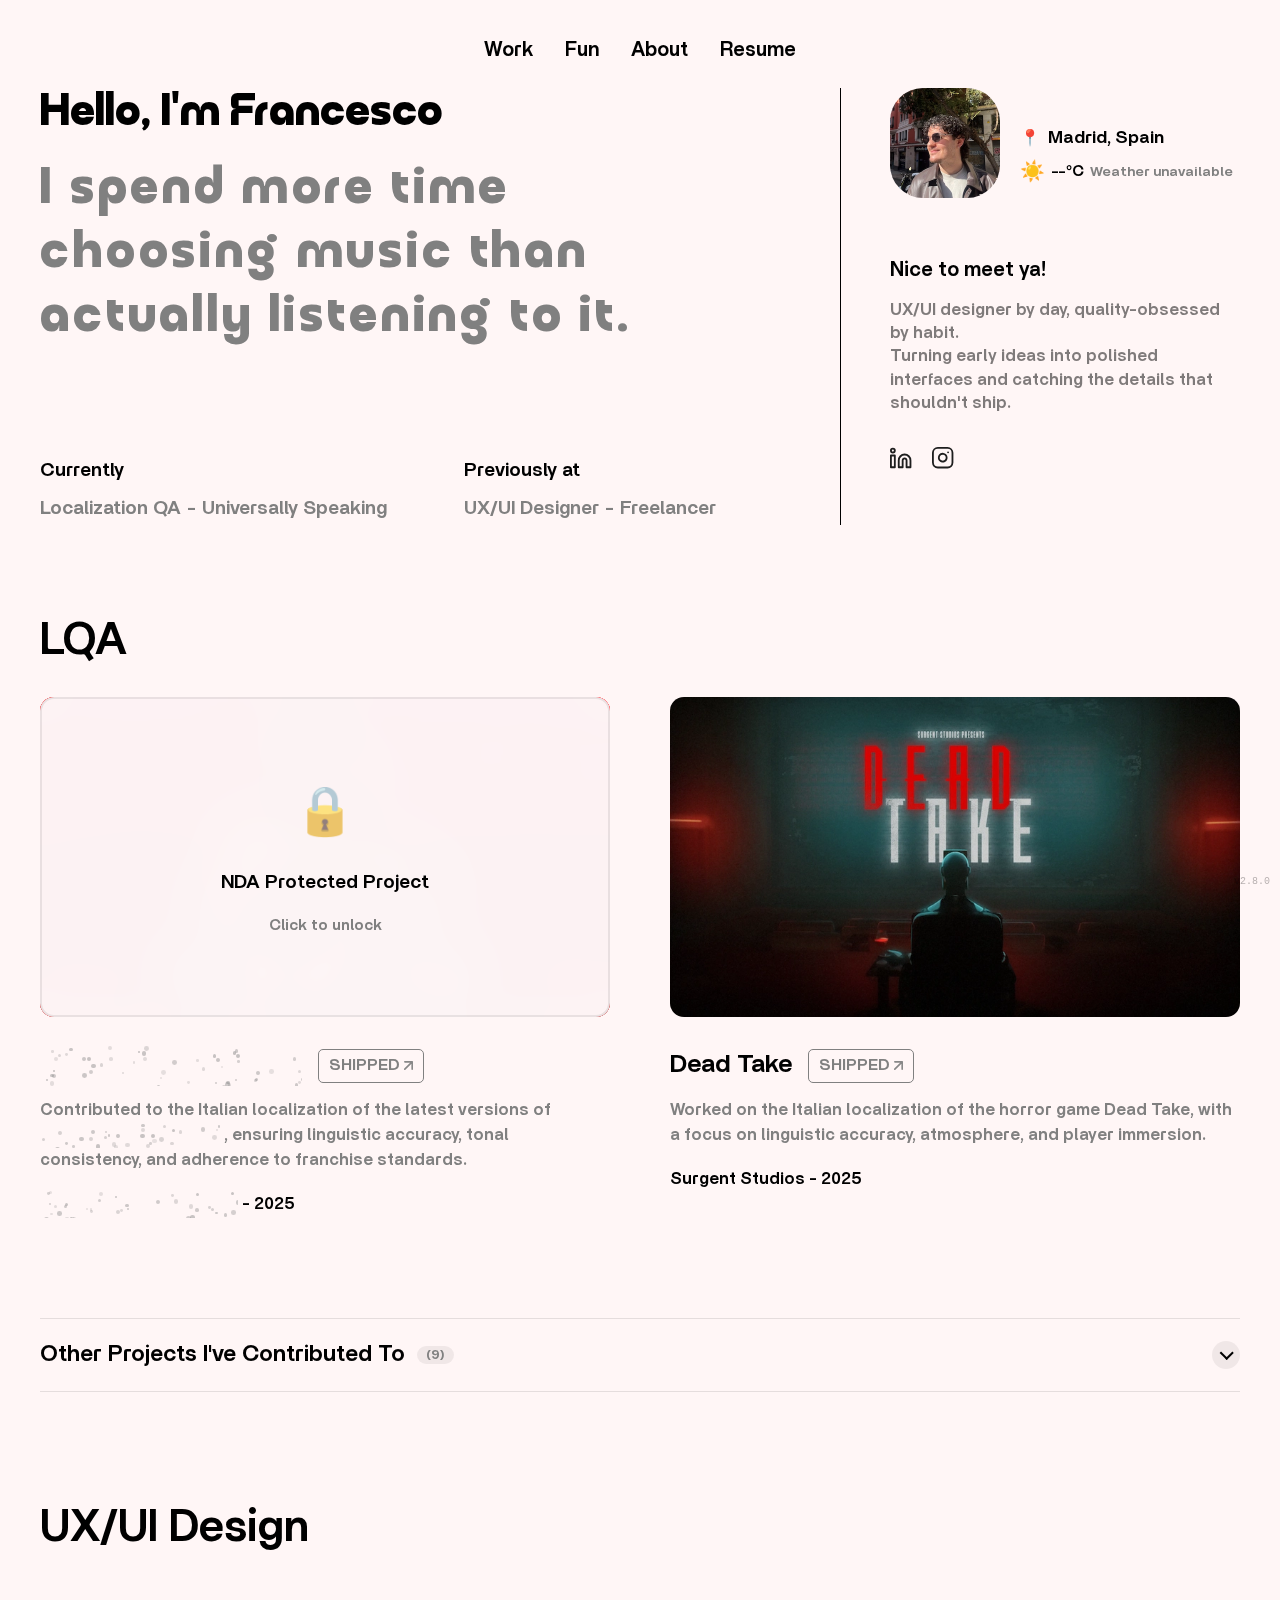
<file: index.html>
<!DOCTYPE html>
<html lang="en">
<head>
    <meta charset="UTF-8">
    <meta name="viewport" content="width=device-width, initial-scale=1.0">
    <title>Francesco - Portfolio</title>
    <link rel="stylesheet" href="styles.css">
    <link rel="stylesheet" href="case-study-engine.css">
</head>
<body>
    <!-- Navigation -->
    <nav class="navigation">
        <a href="#work" class="nav-link active">Work</a>
        <a href="fun.html" class="nav-link">Fun</a>
        <a href="about.html" class="nav-link">About</a>
        <a href="#resume" class="nav-link">Resume</a>
    </nav>

    <!-- Hamburger Menu (Mobile Only) -->
    <button class="hamburger-menu" id="hamburgerBtn">
        <span></span>
        <span></span>
        <span></span>
    </button>

    <!-- Mobile Location Widget (Top-Left) -->
    <div class="location-widget-mobile">
        <div class="location-map-mobile" id="weatherIconMobile">
            ☀️
        </div>
        <div class="location-info-mobile">
            <span class="location-city-mobile" id="locationCityMobile">Madrid</span>
            <span class="weather-temp-mobile" id="weatherTempMobile">--°</span>
        </div>
    </div>

    <!-- Hamburger Fade Zone (Mobile Only - hides content scrolling behind) -->
    <div class="hamburger-fade-zone"></div>

    <!-- Mobile Menu Overlay -->
    <div class="mobile-menu" id="mobileMenu">
        <a href="#work" class="nav-link active">Work</a>
        <a href="fun.html" class="nav-link">Fun</a>
        <a href="about.html" class="nav-link">About</a>
        <a href="#resume" class="nav-link">Resume</a>
    </div>

    <!-- Main Container -->
    <div class="container">
        <!-- Hero Section -->
        <section class="hero">
            <div class="hero-content">
                <h1 class="hero-title">Hello, I'm Francesco</h1>
                
                <!-- Fixed height wrapper to prevent layout shift -->
                <div class="phrase-container">
                    <p class="hero-subtitle" id="rotatingText">I spend more time choosing music than actually listening to it.</p>
                </div>
                
                <div class="hero-info">
                    <div class="info-block">
                        <h3>Currently</h3>
                        <p>Localization QA - Universally Speaking</p>
                    </div>
                    <div class="info-block">
                        <h3>Previously at</h3>
                        <p>UX/UI Designer - Freelancer</p>
                    </div>
                </div>
            </div>

            <!-- Sidebar -->
            <div class="sidebar">
                <div class="profile-map-row">
                    <div class="profile-image">
                        <img src="Assets/Images/Francesco_Gerbasio.webp" alt="Francesco Gerbasio">
                    </div>
                    <div class="location-widget-compact">
                        <div class="location-mini">
                            <span class="location-pin">📍</span>
                            <span class="location-city" id="locationCity">Madrid, Spain</span>
                            <span class="vacation-badge" id="vacationBadge">🏖️ On vacation</span>
                        </div>
                        <div class="weather-info" id="weatherInfo">
                            <span class="weather-icon" id="weatherIcon">☀️</span>
                            <span class="weather-temp" id="weatherTemp">--°C</span>
                            <span class="weather-desc" id="weatherDesc">Loading...</span>
                        </div>
                    </div>
                </div>
                <h3 class="sidebar-title">Nice to meet ya!</h3>
                <p class="sidebar-bio">UX/UI designer by day, quality-obsessed by habit. <br>Turning early ideas into polished interfaces and catching the details that shouldn't ship.</p>
                <div class="social-links">
                    <a href="https://www.linkedin.com/in/francesco-gerbasio" target="_blank" rel="noopener noreferrer" class="social-icon">
                        <img src="Assets/Images/LinkedIn.svg" alt="LinkedIn">
                    </a>
                    <a href="https://www.instagram.com/gerbasio_francesco/" target="_blank" rel="noopener noreferrer" class="social-icon">
                        <img src="Assets/Images/Instagram.svg" alt="Instagram">
                    </a>
                </div>
            </div>
        </section>

        <!-- LQA Section -->
        <section id="work" class="work-section">
            <h2 class="section-title">LQA</h2>
            
            <div class="projects-grid">
                <!-- Red Dead Redemption Project - NDA Protected -->
                <div class="project-card nda-protected" data-project-id="red-dead">
                    <a href="https://www.rockstargames.com/reddeadredemption" target="_blank" class="project-image-link nda-link">
                        <div class="project-image">
                            <img src="Assets/Images/RedDeadRedemption.webp" alt="Red Dead Redemption">
                            <!-- NDA Lock Overlay -->
                            <div class="nda-overlay">
                                <div class="nda-lock-icon">🔒</div>
                                <div class="nda-text">NDA Protected Project</div>
                                <div class="nda-subtext">Click to unlock</div>
                            </div>
                        </div>
                    </a>
                    <div class="project-info">
                        <div class="project-header">
                            <h3 class="project-title">Red Dead Redemption</h3>
                            <span class="project-badge">SHIPPED</span>
                        </div>
                        <p class="project-description">Contributed to the Italian localization of the latest versions of <span class="nda-hidden-text">Red Dead Redemption</span>, ensuring linguistic accuracy, tonal consistency, and adherence to franchise standards.</p>
                        <p class="project-meta"><span class="nda-hidden-text">Rockstar San Diego, Inc.</span> - 2025</p>
                    </div>
                </div>

                <!-- Dead Take -->
                <div class="project-card">
                    <a href="https://www.surgentstudios.com/projects/dead-take" target="_blank" class="project-image-link">
                        <div class="project-image">
                            <img src="Assets/Images/DeadTake.webp" alt="Dead Take">
                        </div>
                    </a>
                    <div class="project-info">
                        <div class="project-header">
                            <h3 class="project-title">Dead Take</h3>
                            <span class="project-badge">SHIPPED</span>
                        </div>
                        <p class="project-description">Worked on the Italian localization of the horror game Dead Take, with a focus on linguistic accuracy, atmosphere, and player immersion.</p>
                        <p class="project-meta">Surgent Studios - 2025</p>
                    </div>
                </div>

            </div>
        </section>

        <!-- Other Projects Accordion -->
        <section class="work-section">
            <div class="other-projects-accordion">
                <button class="accordion-trigger" id="accordionTrigger">
                    <span class="accordion-title">Other Projects I've Contributed To</span>
                    <span class="accordion-count">(9)</span>
                    <span class="accordion-icon" id="accordionIcon">+</span>
                </button>
                <div class="accordion-content" id="accordionContent">
                    <div class="projects-list">
                        <div class="project-list-item nda-protected-item" data-project-id="seven-deadly-sins-origin" data-release-date="2026-03-23">
                            <span class="project-name nda-hidden-text">The Seven Deadly Sins: Origin</span>
                            <span class="project-divider">·</span>
                            <span class="project-studio nda-hidden-text">Netmarble</span>
                            <span class="project-divider">·</span>
                            <span class="project-year">2026</span>
                        </div>
                        <div class="project-list-item nda-protected-item" data-project-id="little-nightmares-vr">
                            <span class="project-name nda-hidden-text">Little Nightmares VR: Altered Echoes</span>
                            <span class="project-divider">·</span>
                            <span class="project-studio nda-hidden-text">Iconik Studio</span>
                            <span class="project-divider">·</span>
                            <span class="project-year">202x</span>
                        </div>
                        <a href="https://en.bandainamcoent.eu/dragon-ball/dragon-ball-sparking-zero" target="_blank" class="project-list-item clickable">
                            <span class="project-name">Dragon Ball: Sparking! Zero</span>
                            <span class="project-divider">·</span>
                            <span class="project-studio">Spike Chunsoft</span>
                            <span class="project-divider">·</span>
                            <span class="project-year">2025</span>
                        </a>
                        <a href="https://www.paydaythegame.com/payday3/" target="_blank" class="project-list-item clickable">
                            <span class="project-name">Payday 3</span>
                            <span class="project-divider">·</span>
                            <span class="project-studio">Starbreeze Studios</span>
                            <span class="project-divider">·</span>
                            <span class="project-year">2025</span>
                        </a>
                        <a href="https://en.bandainamcoent.eu/tamagotchi/tamagotchi-plaza" target="_blank" class="project-list-item clickable">
                            <span class="project-name">Tamagotchi Plaza Nintendo Switch™ 2 Edition</span>
                            <span class="project-divider">·</span>
                            <span class="project-studio">Hyde, Inc.</span>
                            <span class="project-divider">·</span>
                            <span class="project-year">2025</span>
                        </a>
                        <a href="https://gameofthrones.netmarble.com/en" target="_blank" class="project-list-item clickable">
                            <span class="project-name">Game of Thrones: Kingsroad</span>
                            <span class="project-divider">·</span>
                            <span class="project-studio">netmarbleNeo</span>
                            <span class="project-divider">·</span>
                            <span class="project-year">2025</span>
                        </a>
                        <a href="https://www.roblox.com/communities/5544719/Cartoon-Network-Games#!/about" target="_blank" class="project-list-item clickable">
                            <span class="project-name">Cartoon Network Games</span>
                            <span class="project-divider">·</span>
                            <span class="project-studio">Roblox Corporation</span>
                            <span class="project-divider">·</span>
                            <span class="project-year">2025</span>
                        </a>
                        <a href="https://apps.apple.com/es/app/the-seven-deadly-sins/id1475440231?l=en-GB" target="_blank" class="project-list-item clickable">
                            <span class="project-name">The Seven Deadly Sins</span>
                            <span class="project-divider">·</span>
                            <span class="project-studio">Netmarble</span>
                            <span class="project-divider">·</span>
                            <span class="project-year">2025</span>
                        </a>
                        <a href="https://en.bandainamcoent.eu/synduality/synduality" target="_blank" class="project-list-item clickable">
                            <span class="project-name">SYNDUALITY Echo of Ada</span>
                            <span class="project-divider">·</span>
                            <span class="project-studio">Game Studio</span>
                            <span class="project-divider">·</span>
                            <span class="project-year">2025</span>
                        </a>
                    </div>
                </div>
            </div>
        </section>
        <!-- UX/UI Design Section -->
        <section class="work-section">
            <h2 class="section-title">UX/UI Design</h2>
            <div class="projects-grid">

                <!-- Cines Callao -->
                <div class="project-card cs-card" id="card-callao" role="button" tabindex="0" aria-label="Open Cines Callao case study">
                    <div class="project-image cs-card-thumb" style="background:linear-gradient(135deg,#1a0a0c 0%,#2d0a0e 100%);">
                        <img src="Assets/Images/CinesCallao.webp" alt="Cines Callao">
                        <div class="cs-card-overlay">
                            <span class="cs-card-tag">UX/UI · iOS · 2025</span>
                            <span class="cs-card-open">View Case Study ↗</span>
                        </div>
                    </div>
                    <div class="project-info">
                        <div class="project-header">
                            <h3 class="project-title">Cines Callao</h3>
                            <span class="project-badge cs-badge" style="border-color:#c1121f;color:#c1121f;">CASE STUDY</span>
                        </div>
                        <p class="project-description">Simplified ticket booking and schedule visibility for Madrid's most iconic cinema. Navigation time to booking cut by 30%.</p>
                        <p class="project-meta">Personal Project · 2025</p>
                    </div>
                </div>

                <!-- QuickCheckout -->
                <div class="project-card cs-card" id="card-quickcheckout" role="button" tabindex="0" aria-label="Open QuickCheckout case study">
                    <div class="project-image cs-card-thumb" style="background:linear-gradient(135deg,#040c1a 0%,#0a1a2e 100%);">
                        <img src="Assets/Images/QuickCheckout.webp" alt="QuickCheckout">
                        <div class="cs-card-overlay">
                            <span class="cs-card-tag">UX/UI · E-Commerce · 2024</span>
                            <span class="cs-card-open">View Case Study ↗</span>
                        </div>
                    </div>
                    <div class="project-info">
                        <div class="project-header">
                            <h3 class="project-title">QuickCheckout</h3>
                            <span class="project-badge cs-badge" style="border-color:#2563eb;color:#2563eb;">CASE STUDY</span>
                        </div>
                        <p class="project-description">Redesigned e-commerce checkout experience. Compressed 4 steps into 1 view. Form errors reduced by 42% through inline validation.</p>
                        <p class="project-meta">Personal Project · 2024</p>
                    </div>
                </div>

                <!-- Abruzzo Experience -->
                <div class="project-card cs-card" id="card-abruzzo" role="button" tabindex="0" aria-label="Open Abruzzo Experience case study">
                    <div class="project-image cs-card-thumb" style="background:linear-gradient(135deg,#0a1a0f 0%,#0d2416 100%);">
                        <img src="Assets/Images/AbruzzoExperience.webp" alt="Abruzzo Experience">
                        <div class="cs-card-overlay">
                            <span class="cs-card-tag">UX/UI · Travel App · 2024</span>
                            <span class="cs-card-open">View Case Study ↗</span>
                        </div>
                    </div>
                    <div class="project-info">
                        <div class="project-header">
                            <h3 class="project-title">Abruzzo Experience</h3>
                            <span class="project-badge cs-badge" style="border-color:#2d6a4f;color:#2d6a4f;">CASE STUDY</span>
                        </div>
                        <p class="project-description">One app connecting residents and visitors to activities across Italy's most underrated region. Dual persona onboarding, offline-first experience detail.</p>
                        <p class="project-meta">Personal Project · 2024</p>
                    </div>
                </div>

                <!-- Dicarlobus -->
                <div class="project-card cs-card" id="card-dicarlobus" role="button" tabindex="0" aria-label="Open Dicarlobus case study">
                    <div class="project-image cs-card-thumb" style="background:linear-gradient(135deg,#1a0e00 0%,#261500 100%);">
                        <img src="Assets/Images/DicarlobusRedesign.webp" alt="Dicarlobus Redesign">
                        <div class="cs-card-overlay">
                            <span class="cs-card-tag">UX/UI · Transport · 2024</span>
                            <span class="cs-card-open">View Case Study ↗</span>
                        </div>
                    </div>
                    <div class="project-info">
                        <div class="project-header">
                            <h3 class="project-title">Dicarlobus Redesign</h3>
                            <span class="project-badge cs-badge" style="border-color:#f77f00;color:#f77f00;">CASE STUDY</span>
                        </div>
                        <p class="project-description">Built a distinct brand identity from a generic shared template. Redesigned schedule visibility and ticket flow to WCAG AA accessibility standards.</p>
                        <p class="project-meta">Personal Project · 2024</p>
                    </div>
                </div>

            </div>
        </section>
    </div>
    <!-- NDA Password Modal -->
    <div class="nda-modal" id="ndaModal">
        <div class="nda-modal-content">
            <h2 class="nda-modal-title">🔒 Protected Project</h2>
            <p class="nda-modal-description">This project is under NDA. Please enter the password provided to view the full details.</p>
            <div class="nda-password-wrapper">
                <input 
                    type="password" 
                    class="nda-password-input" 
                    id="ndaPasswordInput" 
                    placeholder="Enter password"
                    autocomplete="off"
                >
                <button type="button" class="nda-password-toggle" id="ndaPasswordToggle" aria-label="Toggle password visibility">
                    <svg class="eye-open" viewBox="0 0 24 24" fill="none" xmlns="http://www.w3.org/2000/svg">
                        <path d="M1 12s4-8 11-8 11 8 11 8-4 8-11 8-11-8-11-8z"/>
                        <circle cx="12" cy="12" r="3"/>
                    </svg>
                </button>
            </div>
            <div class="nda-error-message" id="ndaErrorMessage">Incorrect password. Please try again.</div>
            <div class="nda-modal-buttons">
                <button class="nda-btn nda-btn-secondary" id="ndaCancelBtn">Cancel</button>
                <button class="nda-btn nda-btn-primary" id="ndaSubmitBtn">Unlock</button>
            </div>
        </div>
    </div>
    <!-- Version indicator -->
    <div style="position: fixed; bottom: 10px; right: 10px; font-size: 10px; color: rgba(0,0,0,0.3); font-family: monospace; z-index: 9999;">
        v2.8.0
    </div>
    <!-- ── Case Study Card Styles ── -->
    <style>
    .cs-card { cursor: pointer; }
    .cs-card:focus-visible { outline: 2px solid var(--color-text); outline-offset: 4px; border-radius: 14px; }
    .cs-card-thumb { position: relative; overflow: hidden; }
    .cs-card-thumb img { transition: transform .55s cubic-bezier(.25,.46,.45,.94), filter .4s ease; }
    .cs-card:hover .cs-card-thumb img { transform: scale(1.06); filter: brightness(.85); }
    .cs-card-overlay {
        position: absolute; inset: 0;
        background: linear-gradient(to top, rgba(0,0,0,.75) 0%, transparent 50%);
        display: flex; flex-direction: column; justify-content: flex-end; padding: 20px;
        opacity: 0; transform: translateY(6px);
        transition: opacity .3s ease, transform .3s cubic-bezier(.34,1.2,.64,1);
        pointer-events: none;
    }
    .cs-card:hover .cs-card-overlay { opacity: 1; transform: translateY(0); }
    .cs-card-tag { font-size: 10px; font-weight: 700; letter-spacing: .12em; text-transform: uppercase; color: rgba(255,255,255,.55); margin-bottom: 6px; }
    .cs-card-open { font-size: 14px; font-weight: 700; color: #fff; letter-spacing: -.01em; }
    .project-badge.cs-badge { font-size: 11px !important; padding: 3px 10px !important; background: transparent !important; }
    .project-badge.cs-badge::after { display: none !important; }
    </style>
    <!-- ═══════════════════════════════════════════════════════
         CASE STUDY OVERLAYS
    ═══════════════════════════════════════════════════════ -->

    <!-- 1 · CINES CALLAO -->
    <div class="cs-overlay" id="cs-callao" style="--cs-accent:#c1121f;--cs-accent-rgb:193,18,31;">
        <div class="cs-backdrop"></div>
        <button class="cs-close-btn" aria-label="Close">✕</button>
        <div class="cs-panel">
            <section class="cs-hero">
                <div class="cs-orb cs-orb-1"></div>
                <div class="cs-orb cs-orb-2"></div>
                <div class="cs-phones">
                    <div class="cs-phone"><img src="Assets/Images/CaseStudies/Callao/hero-1.webp" alt="Browse" onerror="this.parentElement.style.background='#1a0a0c'"></div>
                    <div class="cs-phone"><img src="Assets/Images/CaseStudies/Callao/hero-2.webp" alt="Detail" onerror="this.parentElement.style.background='#1a0a0c'"></div>
                    <div class="cs-phone"><img src="Assets/Images/CaseStudies/Callao/hero-3.webp" alt="Ticket" onerror="this.parentElement.style.background='#1a0a0c'"></div>
                </div>
                <div class="cs-hero-text">
                    <p class="cs-eyebrow">Case Study · UX/UI · iOS App · 2025</p>
                    <h1 class="cs-title">Cines Callao</h1>
                    <div class="cs-hero-meta">
                        <div class="cs-meta-item"><span class="cs-meta-label">Role</span><span class="cs-meta-value">Lead UX/UI Designer</span></div>
                        <div class="cs-meta-item"><span class="cs-meta-label">Platform</span><span class="cs-meta-value">iOS Mobile</span></div>
                        <div class="cs-meta-item"><span class="cs-meta-label">Duration</span><span class="cs-meta-value">8 weeks</span></div>
                        <div class="cs-meta-item"><span class="cs-meta-label">Tools</span><span class="cs-meta-value">Figma · Maze</span></div>
                    </div>
                </div>
                <div class="cs-scroll-cue"><span class="cs-scroll-cue-label">Scroll</span><div class="cs-scroll-line"></div></div>
            </section>
            <div class="cs-stats">
                <div class="cs-stat"><div class="cs-stat-num">−30%</div><div class="cs-stat-desc">Reduction in time from app launch to completed booking</div></div>
                <div class="cs-stat"><div class="cs-stat-num">12</div><div class="cs-stat-desc">User interviews conducted in Madrid</div></div>
                <div class="cs-stat"><div class="cs-stat-num">3</div><div class="cs-stat-desc">Rounds of moderated usability testing</div></div>
            </div>
            <section class="cs-section">
                <div class="cs-2col">
                    <div>
                        <span class="cs-section-tag">01 — Problem</span>
                        <h2 class="cs-section-heading">A beloved cinema, a frustrating experience.</h2>
                    </div>
                    <div>
                        <p class="cs-body">Cines Callao is one of Madrid's most iconic cultural landmarks. Yet its digital experience hadn't kept pace. Users were abandoning the booking flow mid-funnel, discovering showtimes through Google instead of the app, and avoiding digital tickets out of distrust.</p>
                        <p class="cs-body">The brief was clear: simplify ticket booking, improve schedule visibility, and build a mobile-first experience that actually felt like it belonged to a premium cinema — not a generic template.</p>
                    </div>
                </div>
            </section>
            <section class="cs-section">
                <span class="cs-section-tag">02 — Research & Insights</span>
                <h2 class="cs-section-heading">12 conversations. 4 patterns that shaped everything.</h2>
                <p class="cs-body">Semi-structured interviews with regular cinema-goers (18–45) in Madrid. I wasn't just mapping usability failures — I was listening for the emotional arc of deciding to go to the cinema and the friction that killed that excitement before checkout.</p>
                <div class="cs-insights">
                    <div class="cs-insight"><div class="cs-insight-icon">🧭</div><div class="cs-insight-title">Navigation paralysis</div><div class="cs-insight-body">Finding showtimes took more than 3 taps. Most users opened Google instead — the app had lost the first moment of intent.</div></div>
                    <div class="cs-insight"><div class="cs-insight-icon">🎬</div><div class="cs-insight-title">No discovery mode</div><div class="cs-insight-body">"I don't always know what I want to watch." The app assumed decision-made users. Most weren't.</div></div>
                    <div class="cs-insight"><div class="cs-insight-icon">🎟️</div><div class="cs-insight-title">Checkout as chore</div><div class="cs-insight-body">Seat selection and payment felt transactional, not anticipatory. The excitement of going to the cinema was absent.</div></div>
                    <div class="cs-insight"><div class="cs-insight-icon">📲</div><div class="cs-insight-title">Digital ticket distrust</div><div class="cs-insight-body">Users printed paper backups "just in case." Zero confidence in the digital ticket meant zero adoption.</div></div>
                </div>
            </section>
            <section class="cs-section">
                <div class="cs-2col">
                    <div>
                        <span class="cs-section-tag">03 — Process</span>
                        <h2 class="cs-section-heading">From sticky notes to flows that breathe.</h2>
                        <div class="cs-steps">
                            <div class="cs-step"><div class="cs-step-num">1</div><div><p class="cs-step-phase">Define</p><p class="cs-step-name">Jobs to be done</p><p class="cs-step-body">Synthesised research into 3 primary JTBDs: browse movies, find a showtime fast, book with confidence. Cut every feature that didn't map to a real job.</p></div></div>
                            <div class="cs-step"><div class="cs-step-num">2</div><div><p class="cs-step-phase">Explore</p><p class="cs-step-name">8 information architectures</p><p class="cs-step-body">Low-fidelity IA sketches tested with 5 users. Discarded movie-first nav in favour of dual entry — browse by film OR by showtime.</p></div></div>
                            <div class="cs-step"><div class="cs-step-num">3</div><div><p class="cs-step-phase">Build</p><p class="cs-step-name">Component system first</p><p class="cs-step-body">Built an atomic design system in Figma before any screens. Tokens for spacing, type, and colour ensured any change cascaded across 40+ artboards.</p></div></div>
                            <div class="cs-step"><div class="cs-step-num">4</div><div><p class="cs-step-phase">Test</p><p class="cs-step-name">3 rounds of usability testing</p><p class="cs-step-body">Each round had one focused hypothesis. Iterated on seat map interaction twice before passing the zero-confusion bar.</p></div></div>
                        </div>
                    </div>
                    <div>
                        <div class="cs-showcase">
                            <div class="cs-showcase-phone"><img src="Assets/Images/CaseStudies/Callao/process-1.webp" alt="" onerror="this.parentElement.style.background='#1a0a0c'"></div>
                            <div class="cs-showcase-phone"><img src="Assets/Images/CaseStudies/Callao/process-2.webp" alt="" onerror="this.parentElement.style.background='#1a0a0c'"></div>
                            <div class="cs-showcase-phone"><img src="Assets/Images/CaseStudies/Callao/process-3.webp" alt="" onerror="this.parentElement.style.background='#1a0a0c'"></div>
                        </div>
                        <p class="cs-showcase-caption">Browse → Showtimes → Digital ticket</p>
                    </div>
                </div>
            </section>
            <div class="cs-results">
                <div class="cs-results-headline">Navigation time to booking cut by <em>30%</em>. Validated across three testing rounds.</div>
                <div class="cs-results-grid">
                    <div class="cs-result-item"><div class="cs-result-num">−30%</div><div class="cs-result-desc">Time from launch to booking completion</div></div>
                    <div class="cs-result-item"><div class="cs-result-num">4.8★</div><div class="cs-result-desc">Avg. satisfaction score in final testing round</div></div>
                    <div class="cs-result-item"><div class="cs-result-num">0</div><div class="cs-result-desc">Users who misread the digital ticket in round 3</div></div>
                    <div class="cs-result-item"><div class="cs-result-num">40+</div><div class="cs-result-desc">Components in the Figma design system</div></div>
                </div>
            </div>
            <div class="cs-proto">
                <h2 class="cs-proto-heading">See it in motion.</h2>
                <p class="cs-proto-sub">The interactive Figma prototype walks the full booking journey — browse, seat selection, payment, and digital ticket.</p>
                <a class="cs-proto-link" href="#" target="_blank">View Figma Prototype <svg viewBox="0 0 14 14" fill="none" stroke="currentColor" stroke-width="2" stroke-linecap="round" stroke-linejoin="round"><path d="M2 12L12 2M12 2H6M12 2v6"/></svg></a>
            </div>
            <div class="cs-bottom-nav">
                <div><p class="cs-next-label">Next project</p><p class="cs-next-title" data-open="cs-quickcheckout">QuickCheckout →</p></div>
                <div class="cs-next-arrow" data-open="cs-quickcheckout">→</div>
            </div>
        </div>
    </div>
    <div class="cs-progress-bar" style="background:#c1121f;"></div>

    <!-- 2 · QUICKCHECKOUT -->
    <div class="cs-overlay" id="cs-quickcheckout" style="--cs-accent:#2563eb;--cs-accent-rgb:37,99,235;">
        <div class="cs-backdrop"></div>
        <button class="cs-close-btn" aria-label="Close">✕</button>
        <div class="cs-panel">
            <section class="cs-hero">
                <div class="cs-orb cs-orb-1"></div>
                <div class="cs-orb cs-orb-2"></div>
                <div class="cs-phones">
                    <div class="cs-phone"><img src="Assets/Images/CaseStudies/QuickCheckout/hero-1.webp" alt="" onerror="this.parentElement.style.background='#040c1a'"></div>
                    <div class="cs-phone"><img src="Assets/Images/CaseStudies/QuickCheckout/hero-2.webp" alt="" onerror="this.parentElement.style.background='#040c1a'"></div>
                    <div class="cs-phone"><img src="Assets/Images/CaseStudies/QuickCheckout/hero-3.webp" alt="" onerror="this.parentElement.style.background='#040c1a'"></div>
                </div>
                <div class="cs-hero-text">
                    <p class="cs-eyebrow">Case Study · UX/UI · E-Commerce · 2024</p>
                    <h1 class="cs-title">QuickCheckout</h1>
                    <div class="cs-hero-meta">
                        <div class="cs-meta-item"><span class="cs-meta-label">Role</span><span class="cs-meta-value">UX/UI Designer</span></div>
                        <div class="cs-meta-item"><span class="cs-meta-label">Platform</span><span class="cs-meta-value">Mobile · Web</span></div>
                        <div class="cs-meta-item"><span class="cs-meta-label">Duration</span><span class="cs-meta-value">6 weeks</span></div>
                        <div class="cs-meta-item"><span class="cs-meta-label">Tools</span><span class="cs-meta-value">Figma · Maze</span></div>
                    </div>
                </div>
                <div class="cs-scroll-cue"><span class="cs-scroll-cue-label">Scroll</span><div class="cs-scroll-line"></div></div>
            </section>
            <div class="cs-stats">
                <div class="cs-stat"><div class="cs-stat-num">67%</div><div class="cs-stat-desc">Average e-commerce cart abandonment rate — the problem this solves</div></div>
                <div class="cs-stat"><div class="cs-stat-num">4→1</div><div class="cs-stat-desc">Checkout steps consolidated into a single focused view</div></div>
                <div class="cs-stat"><div class="cs-stat-num">−42%</div><div class="cs-stat-desc">Reduction in form errors in usability testing</div></div>
            </div>
            <section class="cs-section">
                <div class="cs-2col">
                    <div>
                        <span class="cs-section-tag">01 — Problem</span>
                        <h2 class="cs-section-heading">The checkout page kills more sales than bad products.</h2>
                    </div>
                    <div>
                        <p class="cs-body">67% of online shopping carts are abandoned at checkout. Not because users changed their mind — because the process felt like friction, not a transaction. Too many steps, too many fields, too many reasons to pause and reconsider.</p>
                        <p class="cs-body">QuickCheckout was designed to compress that friction into a single, confident moment: you've already decided to buy. The UI shouldn't make you doubt that.</p>
                    </div>
                </div>
            </section>
            <section class="cs-section">
                <span class="cs-section-tag">02 — Research & Insights</span>
                <h2 class="cs-section-heading">Abandonment isn't indecision. It's friction.</h2>
                <p class="cs-body">Competitor analysis across 8 major checkout flows, combined with 10 user interviews. The moments where users dropped off were almost always the same regardless of platform.</p>
                <div class="cs-insights">
                    <div class="cs-insight"><div class="cs-insight-icon">📋</div><div class="cs-insight-title">Form fatigue</div><div class="cs-insight-body">Seeing 12+ fields before payment caused users to abandon immediately. Length perception mattered more than actual effort required.</div></div>
                    <div class="cs-insight"><div class="cs-insight-icon">🔐</div><div class="cs-insight-title">Forced account creation</div><div class="cs-insight-body">"I just want to buy one thing." Guest checkout removal was the single biggest drop-off trigger identified in testing.</div></div>
                    <div class="cs-insight"><div class="cs-insight-icon">💳</div><div class="cs-insight-title">Payment anxiety</div><div class="cs-insight-body">Users needed visible trust signals at the exact moment they typed card details — not on the homepage, not in the footer.</div></div>
                    <div class="cs-insight"><div class="cs-insight-icon">↩️</div><div class="cs-insight-title">No recovery path</div><div class="cs-insight-body">Validation errors wiped filled fields, restarting the cognitive load. Users gave up instead of correcting.</div></div>
                </div>
            </section>
            <section class="cs-section">
                <div class="cs-2col">
                    <div>
                        <span class="cs-section-tag">03 — Process</span>
                        <h2 class="cs-section-heading">Every field earned its place.</h2>
                        <div class="cs-steps">
                            <div class="cs-step"><div class="cs-step-num">1</div><div><p class="cs-step-phase">Audit</p><p class="cs-step-name">Field-by-field justification</p><p class="cs-step-body">Mapped every form field to a business requirement. Challenged each one: is this strictly necessary? Removed 30% of fields from the baseline.</p></div></div>
                            <div class="cs-step"><div class="cs-step-num">2</div><div><p class="cs-step-phase">Structure</p><p class="cs-step-name">Progressive disclosure</p><p class="cs-step-body">Collapsed 4 steps into one scroll. Sections reveal contextually, keeping cognitive load minimal at each moment.</p></div></div>
                            <div class="cs-step"><div class="cs-step-num">3</div><div><p class="cs-step-phase">Detail</p><p class="cs-step-name">Inline validation, not post-submit</p><p class="cs-step-body">Errors surfaced field-by-field as users typed — never on submit. Correct fields stayed green. Progress was always preserved.</p></div></div>
                            <div class="cs-step"><div class="cs-step-num">4</div><div><p class="cs-step-phase">Trust</p><p class="cs-step-name">Contextual security signals</p><p class="cs-step-body">Lock icon and SSL indicator appear only when the payment section activates — not cluttering earlier steps.</p></div></div>
                        </div>
                    </div>
                    <div>
                        <div class="cs-showcase">
                            <div class="cs-showcase-phone"><img src="Assets/Images/CaseStudies/QuickCheckout/process-1.webp" alt="" onerror="this.parentElement.style.background='#040c1a'"></div>
                            <div class="cs-showcase-phone"><img src="Assets/Images/CaseStudies/QuickCheckout/process-2.webp" alt="" onerror="this.parentElement.style.background='#040c1a'"></div>
                            <div class="cs-showcase-phone"><img src="Assets/Images/CaseStudies/QuickCheckout/process-3.webp" alt="" onerror="this.parentElement.style.background='#040c1a'"></div>
                        </div>
                        <p class="cs-showcase-caption">Cart → Single-page checkout → Confirmation</p>
                    </div>
                </div>
            </section>
            <div class="cs-results">
                <div class="cs-results-headline">From 4 steps to <em>1 view</em>. Form errors down by 42%.</div>
                <div class="cs-results-grid">
                    <div class="cs-result-item"><div class="cs-result-num">4→1</div><div class="cs-result-desc">Checkout steps collapsed into one view</div></div>
                    <div class="cs-result-item"><div class="cs-result-num">−42%</div><div class="cs-result-desc">Form errors in usability testing</div></div>
                    <div class="cs-result-item"><div class="cs-result-num">−30%</div><div class="cs-result-desc">Fields removed vs. baseline audit</div></div>
                    <div class="cs-result-item"><div class="cs-result-num">4.7★</div><div class="cs-result-desc">Usability satisfaction score</div></div>
                </div>
            </div>
            <div class="cs-proto">
                <h2 class="cs-proto-heading">See the flow.</h2>
                <p class="cs-proto-sub">Interactive prototype covers the full purchase journey from cart to confirmation, including error states.</p>
                <a class="cs-proto-link" href="#" target="_blank">View Figma Prototype <svg viewBox="0 0 14 14" fill="none" stroke="currentColor" stroke-width="2" stroke-linecap="round" stroke-linejoin="round"><path d="M2 12L12 2M12 2H6M12 2v6"/></svg></a>
            </div>
            <div class="cs-bottom-nav">
                <div><p class="cs-next-label">Next project</p><p class="cs-next-title" data-open="cs-abruzzo">Abruzzo Experience →</p></div>
                <div class="cs-next-arrow" data-open="cs-abruzzo">→</div>
            </div>
        </div>
    </div>
    <div class="cs-progress-bar" style="background:#2563eb;"></div>

    <!-- 3 · ABRUZZO EXPERIENCE -->
    <div class="cs-overlay" id="cs-abruzzo" style="--cs-accent:#2d6a4f;--cs-accent-rgb:45,106,79;">
        <div class="cs-backdrop"></div>
        <button class="cs-close-btn" aria-label="Close">✕</button>
        <div class="cs-panel">
            <section class="cs-hero">
                <div class="cs-orb cs-orb-1"></div>
                <div class="cs-orb cs-orb-2"></div>
                <div class="cs-phones">
                    <div class="cs-phone"><img src="Assets/Images/CaseStudies/Abruzzo/hero-1.webp" alt="" onerror="this.parentElement.style.background='#0a1a0f'"></div>
                    <div class="cs-phone"><img src="Assets/Images/CaseStudies/Abruzzo/hero-2.webp" alt="" onerror="this.parentElement.style.background='#0a1a0f'"></div>
                    <div class="cs-phone"><img src="Assets/Images/CaseStudies/Abruzzo/hero-3.webp" alt="" onerror="this.parentElement.style.background='#0a1a0f'"></div>
                </div>
                <div class="cs-hero-text">
                    <p class="cs-eyebrow">Case Study · UX/UI · Travel App · 2024</p>
                    <h1 class="cs-title">Abruzzo Experience</h1>
                    <div class="cs-hero-meta">
                        <div class="cs-meta-item"><span class="cs-meta-label">Role</span><span class="cs-meta-value">UX/UI Designer</span></div>
                        <div class="cs-meta-item"><span class="cs-meta-label">Platform</span><span class="cs-meta-value">iOS · Android</span></div>
                        <div class="cs-meta-item"><span class="cs-meta-label">Duration</span><span class="cs-meta-value">6 weeks</span></div>
                        <div class="cs-meta-item"><span class="cs-meta-label">Tools</span><span class="cs-meta-value">Figma · Notion</span></div>
                    </div>
                </div>
                <div class="cs-scroll-cue"><span class="cs-scroll-cue-label">Scroll</span><div class="cs-scroll-line"></div></div>
            </section>
            <div class="cs-stats">
                <div class="cs-stat"><div class="cs-stat-num">2 in 1</div><div class="cs-stat-desc">Single app serving residents and visitors with distinct onboarding paths</div></div>
                <div class="cs-stat"><div class="cs-stat-num">30+</div><div class="cs-stat-desc">Experience categories mapped through user research</div></div>
                <div class="cs-stat"><div class="cs-stat-num">4.9★</div><div class="cs-stat-desc">Usability satisfaction score in final testing round</div></div>
            </div>
            <section class="cs-section">
                <div class="cs-2col">
                    <div>
                        <span class="cs-section-tag">01 — Problem</span>
                        <h2 class="cs-section-heading">Abruzzo is Italy's best-kept secret. That's both its charm and its problem.</h2>
                    </div>
                    <div>
                        <p class="cs-body">Abruzzo has mountains, coast, medieval villages, food culture, and national parks — all within a few hours of Rome. But its digital tourism infrastructure hadn't caught up. Activities were fragmented across dozens of local sites, WhatsApp groups, and word-of-mouth.</p>
                        <p class="cs-body">The brief: one app that connects both residents and visitors to the full range of experiences the region offers — without overwhelming either audience with content meant for the other.</p>
                    </div>
                </div>
            </section>
            <section class="cs-section">
                <span class="cs-section-tag">02 — Research & Insights</span>
                <h2 class="cs-section-heading">Two audiences. Completely different mental models.</h2>
                <p class="cs-body">The most important early finding: residents and visitors approach discovery entirely differently. Visitors want to be guided. Residents want to be surprised. Designing for one risked alienating the other.</p>
                <div class="cs-insights">
                    <div class="cs-insight"><div class="cs-insight-icon">🗺️</div><div class="cs-insight-title">Visitors need curation</div><div class="cs-insight-body">"Tell me what's worth seeing." First-time visitors were overwhelmed by choice without editorial guidance. They needed a trusted voice, not a database.</div></div>
                    <div class="cs-insight"><div class="cs-insight-icon">🏡</div><div class="cs-insight-title">Residents want discovery</div><div class="cs-insight-body">"I've lived here 30 years and I didn't know that existed." Locals needed serendipitous discovery, not a tourist itinerary.</div></div>
                    <div class="cs-insight"><div class="cs-insight-icon">📅</div><div class="cs-insight-title">Seasonality is invisible</div><div class="cs-insight-body">Events and trails change dramatically by season. The app had to surface what's actually available right now — not a static catalogue.</div></div>
                    <div class="cs-insight"><div class="cs-insight-icon">📡</div><div class="cs-insight-title">Offline reality</div><div class="cs-insight-body">Mountain areas have limited signal. Any saved experience needed to work offline — including maps and booking confirmations.</div></div>
                </div>
            </section>
            <section class="cs-section">
                <div class="cs-2col">
                    <div>
                        <span class="cs-section-tag">03 — Process</span>
                        <h2 class="cs-section-heading">One app. Two entry points. Shared core.</h2>
                        <div class="cs-steps">
                            <div class="cs-step"><div class="cs-step-num">1</div><div><p class="cs-step-phase">Strategy</p><p class="cs-step-name">Dual persona onboarding</p><p class="cs-step-body">Designed a single onboarding question — "Are you visiting or local?" — that branches the initial experience while sharing the same content architecture underneath.</p></div></div>
                            <div class="cs-step"><div class="cs-step-num">2</div><div><p class="cs-step-phase">Architecture</p><p class="cs-step-name">Category taxonomy</p><p class="cs-step-body">Mapped 30+ experience types to 6 top-level categories through card sorting with 12 participants. Zero overlap, natural groupings.</p></div></div>
                            <div class="cs-step"><div class="cs-step-num">3</div><div><p class="cs-step-phase">Design</p><p class="cs-step-name">Seasonal content system</p><p class="cs-step-body">Content cards surface availability dynamically — "open now", "seasonal", "bookable" — so the interface always reflects reality.</p></div></div>
                            <div class="cs-step"><div class="cs-step-num">4</div><div><p class="cs-step-phase">Resilience</p><p class="cs-step-name">Offline-first experience detail</p><p class="cs-step-body">Any saved experience renders fully offline — maps, directions, booking reference. Designed offline as a feature, not a fallback.</p></div></div>
                        </div>
                    </div>
                    <div>
                        <div class="cs-showcase">
                            <div class="cs-showcase-phone"><img src="Assets/Images/CaseStudies/Abruzzo/process-1.webp" alt="" onerror="this.parentElement.style.background='#0a1a0f'"></div>
                            <div class="cs-showcase-phone"><img src="Assets/Images/CaseStudies/Abruzzo/process-2.webp" alt="" onerror="this.parentElement.style.background='#0a1a0f'"></div>
                            <div class="cs-showcase-phone"><img src="Assets/Images/CaseStudies/Abruzzo/process-3.webp" alt="" onerror="this.parentElement.style.background='#0a1a0f'"></div>
                        </div>
                        <p class="cs-showcase-caption">Discover → Experience detail → Offline map</p>
                    </div>
                </div>
            </section>
            <div class="cs-results">
                <div class="cs-results-headline">One app. <em>Two audiences.</em> Zero compromises on either experience.</div>
                <div class="cs-results-grid">
                    <div class="cs-result-item"><div class="cs-result-num">2 in 1</div><div class="cs-result-desc">Distinct paths for visitors and residents</div></div>
                    <div class="cs-result-item"><div class="cs-result-num">6</div><div class="cs-result-desc">Top-level categories validated through card sorting</div></div>
                    <div class="cs-result-item"><div class="cs-result-num">100%</div><div class="cs-result-desc">Core screens functional offline</div></div>
                    <div class="cs-result-item"><div class="cs-result-num">4.9★</div><div class="cs-result-desc">Usability satisfaction score</div></div>
                </div>
            </div>
            <div class="cs-proto">
                <h2 class="cs-proto-heading">Explore the region.</h2>
                <p class="cs-proto-sub">The prototype covers both visitor and resident onboarding paths, discovery flow, and offline experience detail.</p>
                <a class="cs-proto-link" href="#" target="_blank">View Figma Prototype <svg viewBox="0 0 14 14" fill="none" stroke="currentColor" stroke-width="2" stroke-linecap="round" stroke-linejoin="round"><path d="M2 12L12 2M12 2H6M12 2v6"/></svg></a>
            </div>
            <div class="cs-bottom-nav">
                <div><p class="cs-next-label">Next project</p><p class="cs-next-title" data-open="cs-dicarlobus">Dicarlobus Redesign →</p></div>
                <div class="cs-next-arrow" data-open="cs-dicarlobus">→</div>
            </div>
        </div>
    </div>
    <div class="cs-progress-bar" style="background:#2d6a4f;"></div>

    <!-- 4 · DICARLOBUS -->
    <div class="cs-overlay" id="cs-dicarlobus" style="--cs-accent:#f77f00;--cs-accent-rgb:247,127,0;">
        <div class="cs-backdrop"></div>
        <button class="cs-close-btn" aria-label="Close">✕</button>
        <div class="cs-panel">
            <section class="cs-hero">
                <div class="cs-orb cs-orb-1"></div>
                <div class="cs-orb cs-orb-2"></div>
                <div class="cs-phones">
                    <div class="cs-phone"><img src="Assets/Images/CaseStudies/Dicarlobus/hero-1.webp" alt="" onerror="this.parentElement.style.background='#1a0e00'"></div>
                    <div class="cs-phone"><img src="Assets/Images/CaseStudies/Dicarlobus/hero-2.webp" alt="" onerror="this.parentElement.style.background='#1a0e00'"></div>
                    <div class="cs-phone"><img src="Assets/Images/CaseStudies/Dicarlobus/hero-3.webp" alt="" onerror="this.parentElement.style.background='#1a0e00'"></div>
                </div>
                <div class="cs-hero-text">
                    <p class="cs-eyebrow">Case Study · UX/UI · Transport · 2024</p>
                    <h1 class="cs-title">Dicarlobus</h1>
                    <div class="cs-hero-meta">
                        <div class="cs-meta-item"><span class="cs-meta-label">Role</span><span class="cs-meta-value">UX/UI Designer</span></div>
                        <div class="cs-meta-item"><span class="cs-meta-label">Platform</span><span class="cs-meta-value">Mobile · Web</span></div>
                        <div class="cs-meta-item"><span class="cs-meta-label">Duration</span><span class="cs-meta-value">5 weeks</span></div>
                        <div class="cs-meta-item"><span class="cs-meta-label">Tools</span><span class="cs-meta-value">Figma · FigJam</span></div>
                    </div>
                </div>
                <div class="cs-scroll-cue"><span class="cs-scroll-cue-label">Scroll</span><div class="cs-scroll-line"></div></div>
            </section>
            <div class="cs-stats">
                <div class="cs-stat"><div class="cs-stat-num">0→1</div><div class="cs-stat-desc">Brand identity built from scratch — extracted from a generic shared template</div></div>
                <div class="cs-stat"><div class="cs-stat-num">−3 taps</div><div class="cs-stat-desc">Removed from the path to finding a schedule</div></div>
                <div class="cs-stat"><div class="cs-stat-num">WCAG AA</div><div class="cs-stat-desc">Full accessibility compliance across all redesigned screens</div></div>
            </div>
            <section class="cs-section">
                <div class="cs-2col">
                    <div>
                        <span class="cs-section-tag">01 — Problem</span>
                        <h2 class="cs-section-heading">Same template. Different company. No one could tell.</h2>
                    </div>
                    <div>
                        <p class="cs-body">Dicarlobus is a regional bus operator in Abruzzo serving both local commuters and tourists. Their existing app was built on a generic public transport template shared with other operators — same layout, same components, barely differentiated branding.</p>
                        <p class="cs-body">The significant challenge: extracting a distinct brand identity from an application that shared a generic template with other public transportation services. Every design decision had to earn its place — not just look different, but mean something to the people who relied on this service daily.</p>
                    </div>
                </div>
            </section>
            <section class="cs-section">
                <span class="cs-section-tag">02 — Research & Insights</span>
                <h2 class="cs-section-heading">Commuters and tourists. One app. Completely different urgency levels.</h2>
                <p class="cs-body">8 user interviews across two distinct groups: daily commuters who needed speed, and tourists who needed guidance and confidence. The existing app served neither — it was built for an abstract "transit user" who didn't exist.</p>
                <div class="cs-insights">
                    <div class="cs-insight"><div class="cs-insight-icon">⏱️</div><div class="cs-insight-title">Commuters need speed</div><div class="cs-insight-body">"I check it on the platform with 2 minutes to spare." Daily users needed their route in one tap — not buried under content meant for first-timers.</div></div>
                    <div class="cs-insight"><div class="cs-insight-icon">🧳</div><div class="cs-insight-title">Tourists need reassurance</div><div class="cs-insight-body">Visitors couldn't tell if the schedule was live or outdated. Trust signals — timestamps, real-time indicators — were completely absent.</div></div>
                    <div class="cs-insight"><div class="cs-insight-icon">🎨</div><div class="cs-insight-title">Generic means invisible</div><div class="cs-insight-body">Multiple users thought they'd used the same app for different bus companies. Zero brand recall eroded trust before the service was even evaluated.</div></div>
                    <div class="cs-insight"><div class="cs-insight-icon">♿</div><div class="cs-insight-title">Accessibility failures</div><div class="cs-insight-body">The existing interface failed WCAG AA on contrast, touch target size, and screen reader labelling — alienating a significant user base.</div></div>
                </div>
            </section>
            <section class="cs-section">
                <div class="cs-2col">
                    <div>
                        <span class="cs-section-tag">03 — Process</span>
                        <h2 class="cs-section-heading">Identity first. Interface second.</h2>
                        <div class="cs-steps">
                            <div class="cs-step"><div class="cs-step-num">1</div><div><p class="cs-step-phase">Brand</p><p class="cs-step-name">Extracting identity from nothing</p><p class="cs-step-body">Built a colour system, type hierarchy, and iconography language from scratch — rooted in the amber and terracotta palette of Abruzzo's landscape. Starting from the one asset Dicarlobus owned: the name.</p></div></div>
                            <div class="cs-step"><div class="cs-step-num">2</div><div><p class="cs-step-phase">Structure</p><p class="cs-step-name">Context-aware homepage</p><p class="cs-step-body">Commuters see saved routes immediately. Tourists see curated routes and onboarding. Same architecture, different surface — adapts to returning vs. first-time users.</p></div></div>
                            <div class="cs-step"><div class="cs-step-num">3</div><div><p class="cs-step-phase">Clarity</p><p class="cs-step-name">Schedules as the product</p><p class="cs-step-body">Redesigned the schedule view as the primary product surface. Realtime status, departure countdown, and platform info scannable in under 2 seconds.</p></div></div>
                            <div class="cs-step"><div class="cs-step-num">4</div><div><p class="cs-step-phase">Accessibility</p><p class="cs-step-name">WCAG AA from the token level</p><p class="cs-step-body">Rebuilt colour system with contrast ratios baked into design tokens. Every touch target audited against 44×44px minimum. Screen reader labels reviewed on every element.</p></div></div>
                        </div>
                    </div>
                    <div>
                        <div class="cs-showcase">
                            <div class="cs-showcase-phone"><img src="Assets/Images/CaseStudies/Dicarlobus/process-1.webp" alt="" onerror="this.parentElement.style.background='#1a0e00'"></div>
                            <div class="cs-showcase-phone"><img src="Assets/Images/CaseStudies/Dicarlobus/process-2.webp" alt="" onerror="this.parentElement.style.background='#1a0e00'"></div>
                            <div class="cs-showcase-phone"><img src="Assets/Images/CaseStudies/Dicarlobus/process-3.webp" alt="" onerror="this.parentElement.style.background='#1a0e00'"></div>
                        </div>
                        <p class="cs-showcase-caption">Context-aware home → Real-time schedule → Digital ticket</p>
                    </div>
                </div>
            </section>
            <div class="cs-results">
                <div class="cs-results-headline">A generic template became a <em>recognisable brand</em>. Built from the ground up.</div>
                <div class="cs-results-grid">
                    <div class="cs-result-item"><div class="cs-result-num">0→1</div><div class="cs-result-desc">Distinct brand identity from a shared template</div></div>
                    <div class="cs-result-item"><div class="cs-result-num">−3 taps</div><div class="cs-result-desc">Path to schedule information</div></div>
                    <div class="cs-result-item"><div class="cs-result-num">AA</div><div class="cs-result-desc">WCAG accessibility compliance achieved</div></div>
                    <div class="cs-result-item"><div class="cs-result-num">4.8★</div><div class="cs-result-desc">Usability satisfaction score</div></div>
                </div>
            </div>
            <div class="cs-proto">
                <h2 class="cs-proto-heading">Ride the route.</h2>
                <p class="cs-proto-sub">Interactive prototype covers both commuter and visitor flows — from route search to digital ticket, including the real-time schedule view.</p>
                <a class="cs-proto-link" href="#" target="_blank">View Figma Prototype <svg viewBox="0 0 14 14" fill="none" stroke="currentColor" stroke-width="2" stroke-linecap="round" stroke-linejoin="round"><path d="M2 12L12 2M12 2H6M12 2v6"/></svg></a>
            </div>
            <div class="cs-bottom-nav">
                <div><p class="cs-next-label">Back to</p><p class="cs-next-title" id="cs-back-to-top" style="cursor:pointer;">All Projects ↑</p></div>
                <div class="cs-next-arrow" id="cs-back-arrow">↑</div>
            </div>
        </div>
    </div>
    <div class="cs-progress-bar" style="background:#f77f00;"></div>
    <script src="location-config.js"></script>
    <script src="script.js"></script>
    <script src="case-study-engine.js"></script>
    <script>
    document.addEventListener('DOMContentLoaded', function () {
        CaseStudy.register('card-callao',        'cs-callao');
        CaseStudy.register('card-quickcheckout', 'cs-quickcheckout');
        CaseStudy.register('card-abruzzo',       'cs-abruzzo');
        CaseStudy.register('card-dicarlobus',    'cs-dicarlobus');

        document.querySelectorAll('.cs-card').forEach(card => {
            card.addEventListener('keydown', e => {
                if (e.key === 'Enter' || e.key === ' ') { e.preventDefault(); card.click(); }
            });
        });

        const cardMap = {
            'cs-callao':        'card-callao',
            'cs-quickcheckout': 'card-quickcheckout',
            'cs-abruzzo':       'card-abruzzo',
            'cs-dicarlobus':    'card-dicarlobus'
        };

        document.querySelectorAll('[data-open]').forEach(el => {
            el.addEventListener('click', function () {
                const targetId = this.dataset.open;
                document.querySelectorAll('.cs-overlay.cs-open').forEach(o => {
                    o.classList.remove('cs-open');
                    document.body.style.overflow = '';
                });
                setTimeout(() => {
                    const card   = document.getElementById(cardMap[targetId]);
                    const target = document.getElementById(targetId);
                    if (!card || !target) return;
                    const panel = target.querySelector('.cs-panel');
                    const rect  = card.getBoundingClientRect();
                    panel.style.transition = 'none';
                    panel.style.top    = rect.top  + 'px';
                    panel.style.left   = rect.left + 'px';
                    panel.style.width  = rect.width  + 'px';
                    panel.style.height = rect.height + 'px';
                    panel.style.borderRadius = '20px';
                    panel.scrollTop = 0;
                    target.classList.add('cs-open');
                    document.body.style.overflow = 'hidden';
                    panel.offsetHeight;
                    panel.style.transition = '';
                    panel.style.top    = '0'; panel.style.left   = '0';
                    panel.style.width  = '100%'; panel.style.height = '100%';
                    panel.style.borderRadius = '0';
                }, 120);
            });
        });

        ['cs-back-to-top', 'cs-back-arrow'].forEach(id => {
            const el = document.getElementById(id);
            if (el) el.addEventListener('click', () => {
                document.querySelectorAll('.cs-overlay.cs-open').forEach(o => {
                    o.classList.remove('cs-open');
                    document.body.style.overflow = '';
                });
            });
        });
    });
    </script>
</body>
</html>
</file>
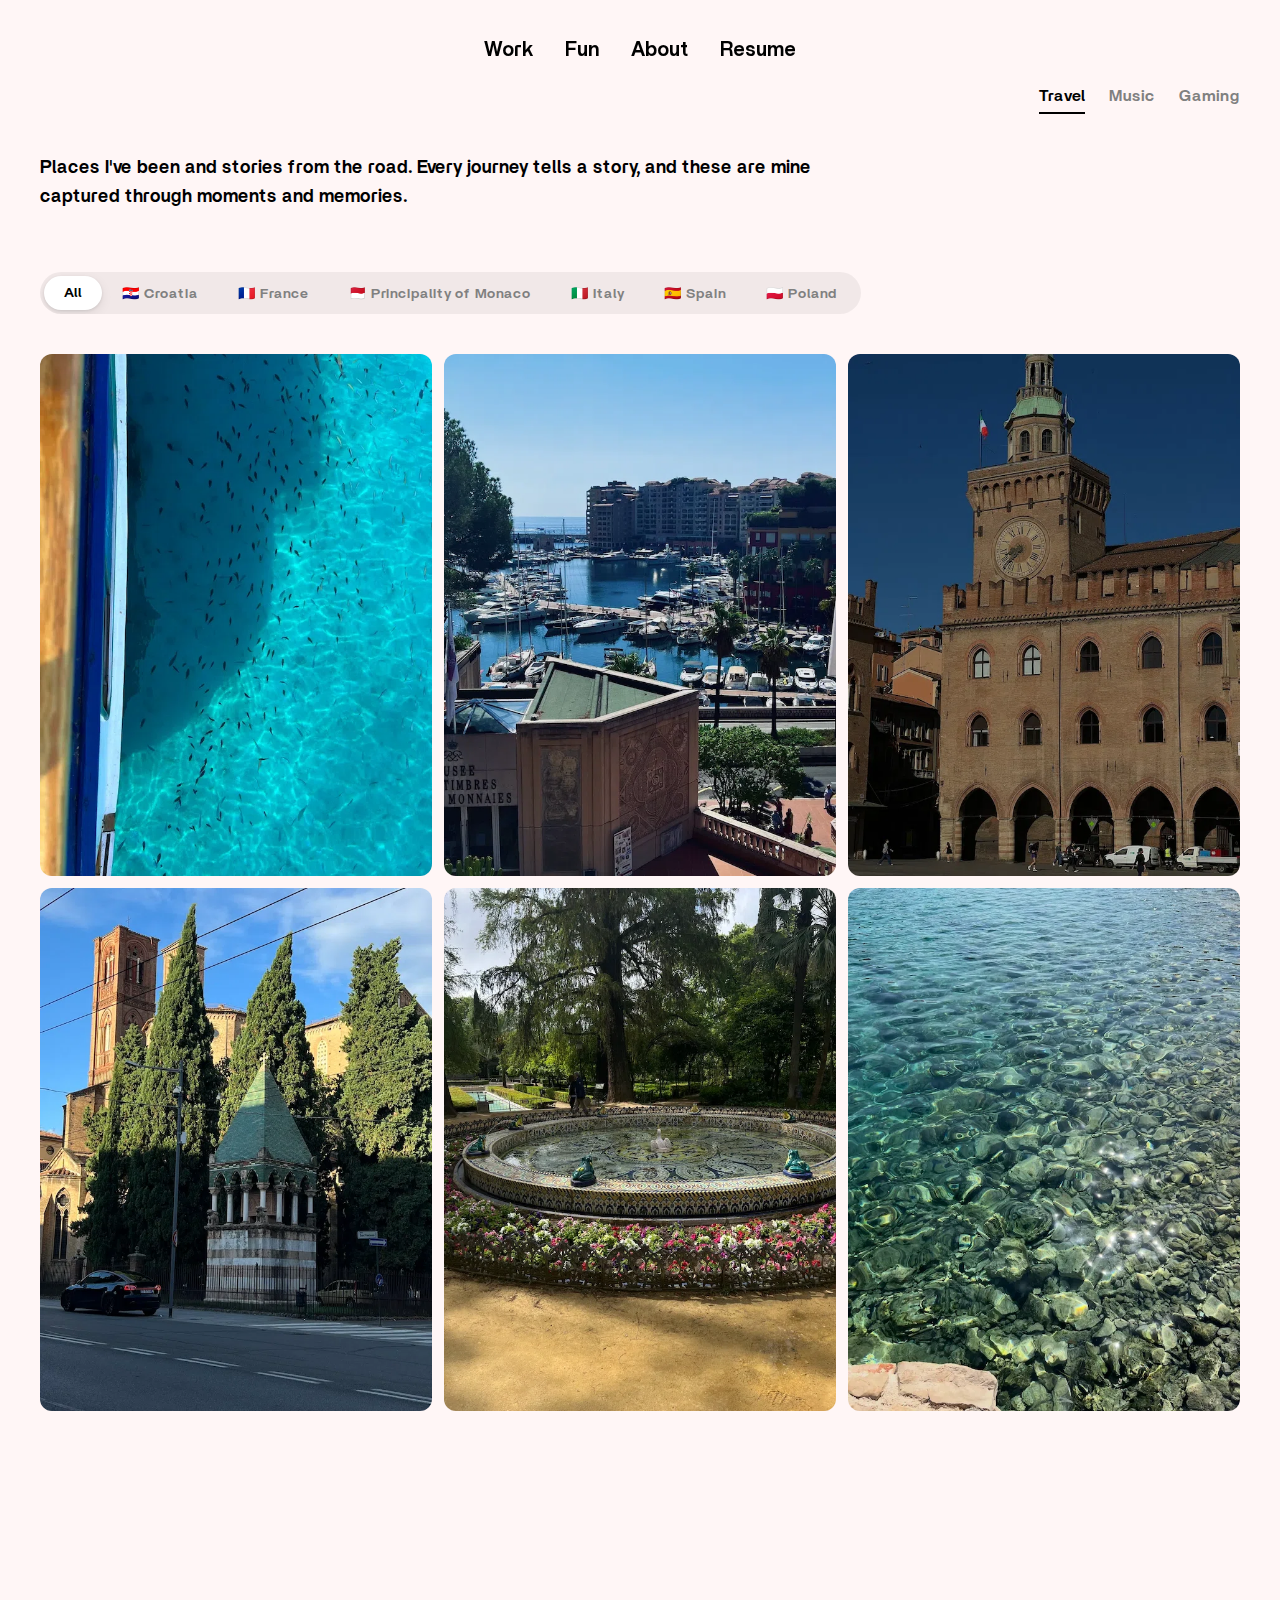
<file: fun.html>
<!DOCTYPE html>
<html lang="en">
<head>
        <meta charset="UTF-8">
    <meta name="viewport" content="width=device-width, initial-scale=1.0">
    <title>Fun — Francesco Gerbasio</title>
    <meta name="description" content="Portfolio of Francesco Gerbasio, UX/UI Designer based in Madrid.">

    <!-- Open Graph -->
    <meta property="og:title" content="Fun — Francesco Gerbasio">
    <meta property="og:description" content="UX/UI Designer based in Madrid. Case studies in mobile, kiosk, and travel app design.">
    <meta property="og:image" content="Assets/Images/og-image.webp">
    <meta property="og:type" content="website">
    <meta name="twitter:card" content="summary_large_image">

    <!-- Favicon -->
    <link rel="icon" type="image/svg+xml" href="Assets/Images/favicon.svg">
    <link rel="stylesheet" href="styles.css">
</head>
<body>
    <!-- Fixed Navigation -->
    <nav class="navigation">
        <a href="index.html#work" class="nav-link">Work</a>
        <a href="fun.html" class="nav-link active">Fun</a>
        <a href="about.html" class="nav-link">About</a>
        <a href="#" class="nav-link" data-cv-trigger>Resume</a>
    </nav>

    <!-- Hamburger Button -->
    <button class="hamburger-menu" id="hamburgerBtn">
        <span></span>
        <span></span>
        <span></span>
    </button>

    <!-- Hamburger Fade Zone (Mobile Only) -->
    <div class="hamburger-fade-zone"></div>

    <!-- Mobile Menu Overlay -->
    <div class="mobile-menu" id="mobileMenu">
        <a href="index.html#work" class="nav-link">Work</a>
        <a href="fun.html" class="nav-link active">Fun</a>
        <a href="about.html" class="nav-link">About</a>
        <a href="#" class="nav-link" data-cv-trigger>Resume</a>
    </div>

    <!-- Main Content -->
    <div class="container">
        <!-- Category Navigation at Top Right -->
        <div class="category-nav-top">
            <button class="category-btn active" data-category="travel">Travel</button>
            <button class="category-btn" data-category="music">Music</button>
            <button class="category-btn" data-category="gaming">Gaming</button>
        </div>

        <!-- Dynamic Subtitle -->
        <p class="category-subtitle" id="categorySubtitle">Places I've been and stories from the road. Every journey tells a story, and these are mine captured through moments and memories.</p>

        <!-- Travel Section -->
        <section class="category-section active" id="travel-section">
            <div class="flag-navigation" id="flagNavigation">
                <button class="flag-btn active" data-country="all">🌍 All</button>
            </div>
            <div class="masonry-grid" id="travelGrid">
                <div class="loading-state">
                    <div class="spinner"></div>
                    <p>Loading travel moments...</p>
                </div>
            </div>
        </section>

        <!-- Music Section -->
        <section class="category-section" id="music-section">
            <div class="music-category">
                <h3 class="music-category-title">Music Production</h3>
                <div class="my-music-container" id="myMusicContainer">
                    <div class="loading-state">
                        <div class="spinner"></div>
                        <p>Loading...</p>
                    </div>
                </div>
            </div>
            <div class="music-category">
                <h3 class="music-category-title">Favorite Artists</h3>
                <div class="artists-grid" id="artistsGrid">
                    <div class="loading-state">
                        <div class="spinner"></div>
                        <p>Loading artists...</p>
                    </div>
                </div>
            </div>
        </section>

        <!-- Gaming Section -->
        <section class="category-section" id="gaming-section">
            <div class="loading-state">
                <div class="spinner"></div>
                <p>Loading games...</p>
            </div>
        </section>
    </div>


    <script src="data-games.js"></script>
    <script src="fun.js"></script>
    
    <!-- ═══════════════════════════════════════════════════
         CV LANGUAGE PICKER
    ═══════════════════════════════════════════════════ -->
    
    <!-- Backdrop (mobile sheet / desktop close target) -->
    <!-- ═══════════════════════════════════════════════════
         CV LANGUAGE PICKER
    ═══════════════════════════════════════════════════ -->

    <!-- Backdrop (mobile sheet / desktop close target) -->
    <div class="cv-picker-backdrop" id="cvPickerBackdrop"></div>
    
    <!-- Popover (desktop) / Bottom sheet (mobile) -->
    <div class="cv-picker" id="cvPicker" role="dialog" aria-label="Choose CV language" aria-modal="true">
    
        <div class="cv-picker-handle"></div>
        <p class="cv-picker-label">Open CV in</p>
    
        <div class="cv-picker-options">
    
            <a class="cv-picker-option" id="cvOptEn"
               href="Assets/CV/Francesco_Gerbasio_CV_EN.pdf"
               target="_blank" rel="noopener">
                <span class="cv-picker-flag cv-picker-flag--en">EN</span>
                <span class="cv-picker-info">
                    <span class="cv-picker-lang">English</span>
                    <span class="cv-picker-sub">EN version</span>
                </span>
                <img src="Assets/Images/Arrow.svg" alt="" class="cv-picker-arrow" aria-hidden="true">
            </a>
    
            <a class="cv-picker-option" id="cvOptEs"
               href="Assets/CV/Francesco_Gerbasio_CV_ES.pdf"
               target="_blank" rel="noopener">
                <span class="cv-picker-flag cv-picker-flag--es">ES</span>
                <span class="cv-picker-info">
                    <span class="cv-picker-lang">Español</span>
                    <span class="cv-picker-sub">Versión ES</span>
                </span>
                <img src="Assets/Images/Arrow.svg" alt="" class="cv-picker-arrow" aria-hidden="true">
            </a>
    
        </div>
    
    </div>

    <script src="cv-picker.js"></script>
    
</body>
</html>
</file>
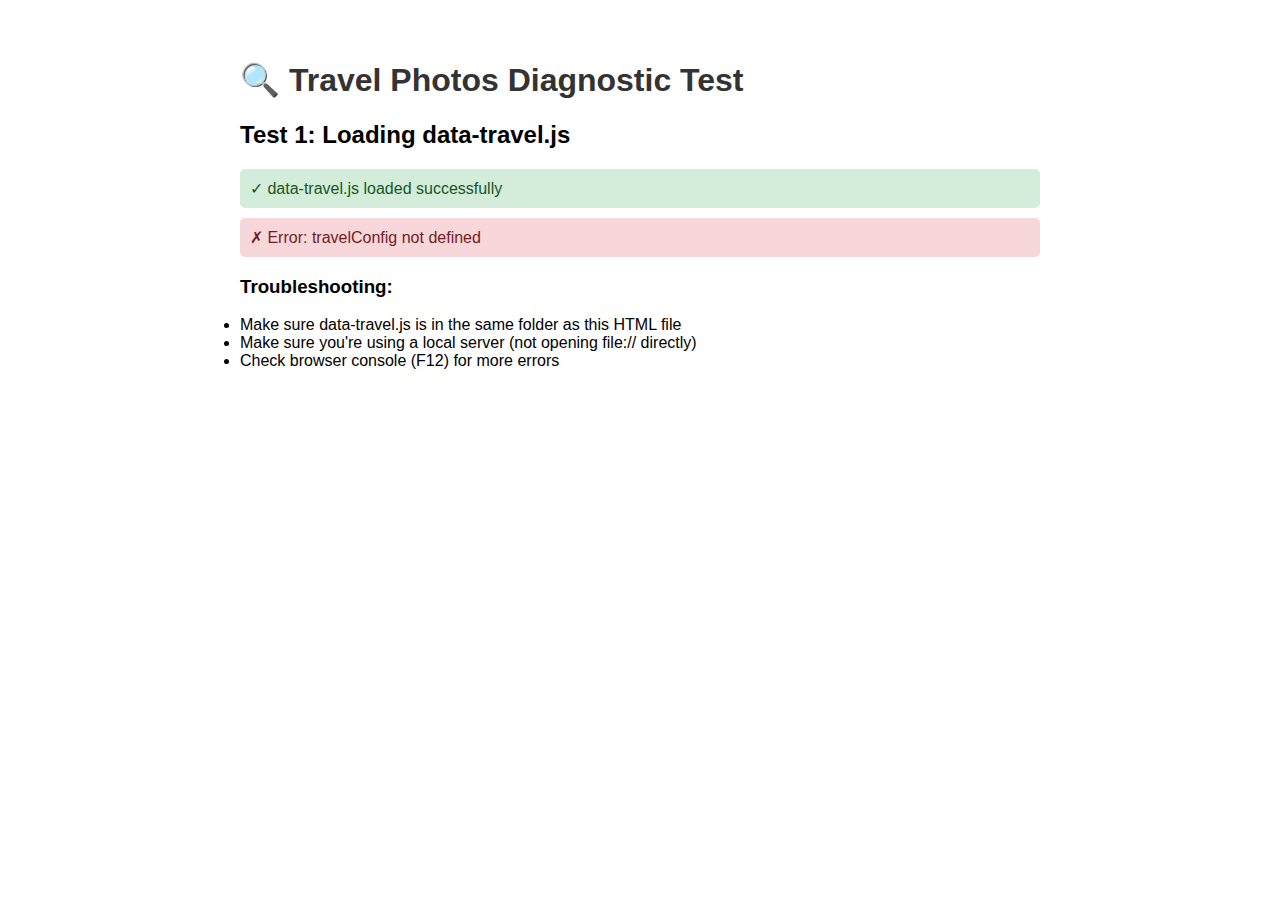
<file: test-travel.html>
<!DOCTYPE html>
<html lang="en">
<head>
    <meta charset="UTF-8">
    <meta name="viewport" content="width=device-width, initial-scale=1.0">
    <title>Test - Travel Photos</title>
    <style>
        body { font-family: Arial, sans-serif; padding: 40px; max-width: 800px; margin: 0 auto; }
        h1 { color: #333; }
        .status { padding: 10px; margin: 10px 0; border-radius: 5px; }
        .success { background: #d4edda; color: #155724; }
        .error { background: #f8d7da; color: #721c24; }
        img { max-width: 200px; margin: 10px; border: 2px solid #ddd; }
        pre { background: #f5f5f5; padding: 10px; overflow-x: auto; }
    </style>
</head>
<body>
    <h1>🔍 Travel Photos Diagnostic Test</h1>
    
    <div id="results"></div>
    
    <script>
        const results = document.getElementById('results');
        
        // Test 1: Load config
        results.innerHTML += '<h2>Test 1: Loading data-travel.js</h2>';
        
        fetch('data-travel.js')
            .then(response => {
                if (!response.ok) throw new Error('File not found');
                return response.text();
            })
            .then(text => {
                results.innerHTML += '<div class="status success">✓ data-travel.js loaded successfully</div>';
                
                // Execute script
                eval(text);
                
                if (typeof travelConfig === 'undefined') {
                    throw new Error('travelConfig not defined');
                }
                
                results.innerHTML += '<div class="status success">✓ travelConfig found</div>';
                results.innerHTML += `<div class="status success">✓ ${travelConfig.destinations.length} destinations configured</div>`;
                
                // Show destinations
                results.innerHTML += '<h2>Test 2: Configured Destinations</h2>';
                results.innerHTML += '<pre>' + JSON.stringify(travelConfig.destinations, null, 2) + '</pre>';
                
                // Test images for each destination
                results.innerHTML += '<h2>Test 3: Checking Images</h2>';
                
                travelConfig.destinations.forEach(dest => {
                    const destDiv = document.createElement('div');
                    destDiv.innerHTML = `<h3>${dest.flag} ${dest.location}</h3>`;
                    results.appendChild(destDiv);
                    
                    // Try to load first 3 images
                    for (let i = 1; i <= 3; i++) {
                        const imagePath = `Assets/Images/Travel/${dest.folder}/${i}.webp`;
                        
                        const img = new Image();
                        img.onload = () => {
                            destDiv.innerHTML += `<div class="status success">✓ Found: ${imagePath}</div>`;
                            const preview = document.createElement('img');
                            preview.src = imagePath;
                            destDiv.appendChild(preview);
                        };
                        img.onerror = () => {
                            destDiv.innerHTML += `<div class="status error">✗ Not found: ${imagePath}</div>`;
                        };
                        img.src = imagePath;
                    }
                });
                
            })
            .catch(error => {
                results.innerHTML += `<div class="status error">✗ Error: ${error.message}</div>`;
                results.innerHTML += '<h3>Troubleshooting:</h3>';
                results.innerHTML += '<ul>';
                results.innerHTML += '<li>Make sure data-travel.js is in the same folder as this HTML file</li>';
                results.innerHTML += '<li>Make sure you\'re using a local server (not opening file:// directly)</li>';
                results.innerHTML += '<li>Check browser console (F12) for more errors</li>';
                results.innerHTML += '</ul>';
            });
    </script>
</body>
</html>
</file>
<file: styles.css>
/* ===================================
   CUSTOM FONTS
   Note: You'll need to add your Qurova and Britti Sans fonts
   For now, I'm using similar fallback fonts
   =================================== */

@import url('https://fonts.googleapis.com/css2?family=Inter:wght@400;600;700&display=swap');

@font-face {
   font-family: 'Qurova';
   src: url('Assets/Fonts/Qurova/Qurova-Bold.woff2') format('woff2');
   font-weight: 700;
   font-style: normal;
   font-display: swap;
}
@font-face {
   font-family: 'BrittiSans';
   src: url('Assets/Fonts/BrittiSans/BrittiSans-Semibold.woff2') format('woff2');
   font-weight: 700;
   font-style: normal;
   font-display: swap;
}

/* Font fallbacks - Replace these with your custom fonts later */
:root {
    --font-heading: 'Qurova', sans-serif;
    --font-body: 'BrittiSans', sans-serif;
    
    /* OKLCH Colors - Better perceptual uniformity */
    --color-bg: oklch(98% 0.01 15 / 1); /* #fdf5f6 */
    --color-text: oklch(0% 0 0 / 1); /* #000000 */
    --color-text-light: oklch(60% 0 0 / 1); /* #888888 */
    --color-border: oklch(60% 0 0 / 1); /* #888888 */
    
    /* Fallback for older browsers */
    @supports not (color: oklch(0% 0 0)) {
        --color-bg: #fdf5f6;
        --color-text: #000000;
        --color-text-light: #888888;
        --color-border: #888888;
    }
}

/* ===================================
   RESET & BASE STYLES
   =================================== */

* {
    margin: 0;
    padding: 0;
    box-sizing: border-box;
}

body {
    font-family: var(--font-body), "Segoe UI Emoji", "Apple Color Emoji", "Noto Color Emoji", sans-serif;
    background-color: var(--color-bg);
    color: var(--color-text);
    line-height: 1.6;
    overflow-x: hidden;
}

img {
    max-width: 100%;
    height: auto;
    display: block;
}

a {
    text-decoration: none;
    color: inherit;
}

/* ===================================
   NAVIGATION
   =================================== */

.navigation {
    position: fixed;
    top: 2%;
    left: 0;
    right: 0;
    margin: 0 auto;
    width: fit-content;
    display: flex;
    gap: 32px;
    z-index: 100;
    padding: 16px 32px;
    border-radius: 50px;
    transition: all 0.3s ease;
}

/* Frosted glass effect when scrolled */
.navigation.scrolled {
    background: rgba(253, 245, 246, 0.7);
    backdrop-filter: blur(20px);
    -webkit-backdrop-filter: blur(20px);
    box-shadow: 0 8px 32px rgba(0, 0, 0, 0.08);
    border: 1px solid rgba(255, 255, 255, 0.3);
}

.nav-link {
    font-size: clamp(20px, 1.5vw, 28px);
    font-weight: 400;
    color: var(--color-text);
    transition: font-weight 0.3s ease;
    position: relative;
    padding-bottom: 4px;
}

.nav-link.active {
    font-weight: 600;
}

/* Active section indicator dot - only shows when scrolled */
.navigation.scrolled .nav-link.active::after {
    content: '';
    position: absolute;
    bottom: 0px;
    left: 50%;
    width: 5px;
    height: 5px;
    background-color: var(--color-text);
    border-radius: 50%;
    animation: dotSlideUp 0.4s cubic-bezier(0.34, 1.56, 0.64, 1);
    transform: translateX(-50%) scale(1);
    opacity: 1;
}

/* Hidden state for non-active items - smooth transition */
.navigation.scrolled .nav-link::after {
    content: '';
    position: absolute;
    bottom: 0px;
    left: 50%;
    width: 5px;
    height: 5px;
    background-color: var(--color-text);
    border-radius: 50%;
    transform: translateX(-50%) scale(0);
    opacity: 0;
    transition: opacity 0.3s cubic-bezier(0.34, 1.56, 0.64, 1), 
                transform 0.3s cubic-bezier(0.34, 1.56, 0.64, 1);
}

/* Slide up animation from bottom */
@keyframes dotSlideUp {
    0% {
        opacity: 0;
        transform: translateX(-50%) translateY(12px) scale(0.5);
    }
    60% {
        transform: translateX(-50%) translateY(-2px) scale(1.2);
    }
    100% {
        opacity: 1;
        transform: translateX(-50%) translateY(0) scale(1);
    }
}

.nav-link:hover {
    font-weight: 600;
}

/* ===================================
   CONTAINER & LAYOUT
   =================================== */

.container {
    padding: 40px 40px;
    max-width: 1920px;
    margin: 0 auto;
}

/* ===================================
   HERO SECTION
   =================================== */

.hero {
    display: flex;
    gap: 0;
    min-height: auto;
    margin-top: 4%;
    margin-bottom: 80px;
    position: relative;
    max-width: 1920px;
    margin-left: auto;
    margin-right: auto;
}

/* Vertical divider line - matches sidebar width exactly */
.hero::after {
    content: '';
    position: absolute;
    right: clamp(400px, 28vw, 520px);
    top: 0;
    bottom: 0;
    width: 1px;
    background-color: var(--color-text);
    transition: right 0.3s ease;
    margin-right: -1px; /* Account for border width */
}

.hero-content {
    flex: 1;
    max-width: none;
    padding-right: clamp(60px, 5vw, 80px);
    margin-right: 50px;
}

.hero-title {
    font-family: var(--font-heading);
    font-size: clamp(36px, 3.5vw, 64px);
    font-weight: 700;
    line-height: 1.15;
    margin-bottom: 0;
    transition: font-size 0.3s ease;
}

/* Fixed height container wrapper */
.phrase-container {
    height: 220px;
    margin-top: clamp(10px, 1.5vw, 25px);
    margin-bottom: clamp(50px, 6vw, 90px);
    position: relative;
}

/* Phrase inside can be any size */
.hero-subtitle {
    font-family: var(--font-heading);
    font-size: clamp(40px, 4vw, 72px);
    font-weight: 700;
    line-height: 1.25;
    color: var(--color-text-light);
    letter-spacing: clamp(2px, 0.3vw, 5px);
    margin: 0;
    transition: opacity 0.5s ease, transform 0.5s ease;
}

.hero-info {
    display: flex;
    gap: clamp(40px, 6vw, 100px);
}

.info-block h3 {
    font-size: clamp(18px, 1.5vw, 26px);
    font-weight: 600;
    margin-bottom: 8px;
    transition: font-size 0.3s ease;
}

.info-block p {
    font-size: clamp(18px, 1.5vw, 26px);
    color: var(--color-text-light);
    transition: font-size 0.3s ease;
}

/* ===================================
   SIDEBAR
   =================================== */

.sidebar {
    width: clamp(400px, 28vw, 520px);
    flex-shrink: 0;
    padding-left: 50px;
}

.profile-image {
    width: 110px;
    height: 110px;
    border-radius: 30%;
    overflow: hidden;
    margin-bottom: 28px;
}

.profile-image img {
    width: 100%;
    height: 100%;
    object-fit: cover;
}

.sidebar-title {
    font-size: clamp(20px, 1.6vw, 28px);
    font-weight: 600;
    margin-bottom: 12px;
    transition: font-size 0.3s ease;
}

.sidebar-bio {
    font-size: clamp(16px, 1.3vw, 22px);
    line-height: 1.4;
    color: var(--color-text);
    opacity: 0.5;
    margin-bottom: 32px;
    transition: font-size 0.3s ease;
}

.social-links {
    display: flex;
    gap: 20px;
}

.social-icon {
    width: 22px;
    height: 22px;
    display: block;
}

.social-icon img {
    width: 100%;
    height: 100%;
}

/* ===================================
   LOCATION WIDGET - COMPACT VERSION
   =================================== */

/* Profile and Map Row (Desktop/Tablet) */
.profile-map-row {
    display: flex;
    gap: 20px;
    align-items: center;
    margin-bottom: 28px;
}

.profile-image {
    width: 110px;
    height: 110px;
    border-radius: 30%;
    overflow: hidden;
    flex-shrink: 0;
}

.profile-image img {
    width: 100%;
    height: 100%;
    object-fit: cover;
}

.location-widget-compact {
    flex: 1;
    display: flex;
    flex-direction: column;
    gap: 4px;
}

.location-mini {
    display: flex;
    gap: 8px;
    align-items: center;
}

.location-pin {
    font-size: 16px;
}

.location-city {
    font-size: clamp(16px, 1.4vw, 20px);
    font-weight: 600;
    color: var(--color-text);
    line-height: 1.2;
}

.vacation-badge {
    display: none;
    font-size: clamp(12px, 1.1vw, 14px);
    color: var(--color-text);
    background: rgba(255, 200, 100, 0.3);
    padding: 4px 10px;
    border-radius: 12px;
    margin-left: 8px;
    font-weight: 500;
}

.vacation-badge.show {
    display: inline-block;
}

.weather-info {
    display: flex;
    align-items: center;
    gap: 6px;
    flex-wrap: wrap;
}

.weather-icon {
    font-size: 20px;
}

.weather-temp {
    font-size: clamp(14px, 1.2vw, 18px);
    font-weight: 600;
    color: var(--color-text);
}

.weather-desc {
    font-size: clamp(12px, 1.1vw, 16px);
    color: var(--color-text-light);
}

/* Hide map container */
.location-map-small {
    display: none;
}

/* Mobile Location Widget - Top Left Corner */
.location-widget-mobile {
    display: none;
}

.sidebar-title {
    font-size: clamp(20px, 1.6vw, 28px);
    font-weight: 600;
    margin-bottom: 12px;
    transition: font-size 0.3s ease;
}

/* ===================================
   NDA PASSWORD MODAL
   =================================== */

.nda-modal {
    display: none;
    position: fixed;
    inset: 0;
    background: rgba(0, 0, 0, 0.7);
    z-index: 1000;
    align-items: center;
    justify-content: center;
    animation: fadeIn 0.3s ease;
}

.nda-modal.active {
    display: flex;
}

.nda-modal-content {
    background: var(--color-bg);
    padding: 40px;
    border-radius: 16px;
    max-width: 400px;
    width: 90%;
    box-shadow: 0 20px 60px rgba(0, 0, 0, 0.3);
    animation: slideUp 0.3s ease;
}

.nda-modal-title {
    font-size: clamp(24px, 2vw, 32px);
    font-weight: 600;
    margin-bottom: 12px;
    color: var(--color-text);
}

.nda-modal-description {
    font-size: clamp(14px, 1.2vw, 16px);
    color: var(--color-text-light);
    margin-bottom: 24px;
    line-height: 1.5;
}

.nda-password-input {
    width: 100%;
    padding: 14px 48px 14px 16px;
    font-size: 16px;
    line-height: 1.5;
    border: 2px solid var(--color-border);
    border-radius: 8px;
    background: white;
    margin-bottom: 16px;
    font-family: var(--font-body);
    transition: border-color 0.3s ease;
    height: 48px;
    box-sizing: border-box;
}

.nda-password-wrapper {
    position: relative;
    width: 100%;
}

.nda-password-toggle {
    position: absolute;
    right: 14px;
    top: 14px;
    background: none;
    border: none;
    cursor: pointer;
    padding: 0;
    opacity: 0.5;
    transition: opacity 0.3s ease;
    z-index: 1;
    display: flex;
    align-items: center;
    justify-content: center;
    width: 20px;
    height: 20px;
}

.nda-password-toggle:hover {
    opacity: 1;
}

.nda-password-toggle svg {
    width: 20px;
    height: 20px;
    stroke: var(--color-text);
    stroke-width: 2;
    stroke-linecap: round;
    stroke-linejoin: round;
    fill: none;
    display: block;
}

.nda-password-input:focus {
    outline: none;
    border-color: var(--color-text);
}

.nda-password-input.error {
    border-color: #ff4444;
    animation: shake 0.5s ease;
}

.nda-modal-buttons {
    display: flex;
    gap: 12px;
}

.nda-btn {
    flex: 1;
    padding: 12px 24px;
    font-size: 16px;
    font-weight: 600;
    border-radius: 8px;
    cursor: pointer;
    transition: all 0.3s ease;
    font-family: var(--font-body);
    border: none;
}

.nda-btn-primary {
    background: var(--color-text);
    color: var(--color-bg);
}

.nda-btn-primary:hover {
    background: #333;
}

.nda-btn-secondary {
    background: transparent;
    color: var(--color-text);
    border: 2px solid var(--color-border);
}

.nda-btn-secondary:hover {
    background: rgba(0, 0, 0, 0.05);
}

.nda-error-message {
    color: #ff4444;
    font-size: 14px;
    margin-top: -8px;
    margin-bottom: 16px;
    display: none;
}

.nda-error-message.show {
    display: block;
}

@keyframes fadeIn {
    from { opacity: 0; }
    to { opacity: 1; }
}

@keyframes slideUp {
    from {
        opacity: 0;
        transform: translateY(20px);
    }
    to {
        opacity: 1;
        transform: translateY(0);
    }
}

@keyframes shake {
    0%, 100% { transform: translateX(0); }
    25% { transform: translateX(-10px); }
    75% { transform: translateX(10px); }
}

/* ===================================
   OTHER PROJECTS ACCORDION
   =================================== */

/* ── Other Projects Accordion — Apple refined ── */
.other-projects-accordion {
    max-width: 1200px;
    margin: 0 auto;
}

.accordion-trigger {
    width: 100%;
    display: flex;
    align-items: center;
    gap: 12px;
    padding: 22px 0;
    background: transparent;
    border: none;
    border-top: 1px solid rgba(0,0,0,0.10);
    border-bottom: 1px solid rgba(0,0,0,0.10);
    cursor: pointer;
    font-family: var(--font-body);
    -webkit-tap-highlight-color: transparent;
}

.accordion-trigger:hover .accordion-title {
    opacity: 0.7;
}

.accordion-title {
    font-size: clamp(18px, 1.8vw, 24px);
    font-weight: 600;
    color: var(--color-text);
    transition: opacity 0.2s ease;
}

.accordion-count {
    font-size: clamp(13px, 1.1vw, 15px);
    color: var(--color-text-light);
    font-weight: 400;
    background: rgba(0,0,0,0.06);
    padding: 2px 9px;
    border-radius: 20px;
}

/* Chevron icon — CSS only, no JS text needed */
.accordion-icon {
    margin-left: auto;
    width: 28px;
    height: 28px;
    border-radius: 50%;
    background: rgba(0,0,0,0.06);
    display: flex;
    align-items: center;
    justify-content: center;
    font-size: 0; /* hide any residual text content e.g. "+" */
    transition:
        background  0.2s ease,
        transform   0.4s cubic-bezier(0.34, 1.20, 0.64, 1);
    flex-shrink: 0;
}

.accordion-icon::after {
    content: '';
    display: block;
    width: 8px;
    height: 8px;
    border-right: 2px solid var(--color-text);
    border-bottom: 2px solid var(--color-text);
    transform: rotate(45deg) translate(-1px, -2px);
    transition: transform 0.3s ease;
}

.accordion-trigger.active .accordion-icon {
    background: var(--color-text);
    transform: rotate(0);
}

.accordion-trigger.active .accordion-icon::after {
    border-color: white;
    transform: rotate(225deg) translate(-1px, -2px);
}

.accordion-content {
    max-height: 0;
    overflow: hidden;
    transition: max-height 0.6s cubic-bezier(0.4, 0, 0.2, 1);
}

.accordion-content.open {
    max-height: 3000px;
}

.projects-list {
    display: flex;
    flex-direction: column;
    padding: 8px 0 24px;
}

.project-list-item {
    display: flex;
    align-items: center;
    gap: 12px;
    padding: 16px 0;
    background: transparent;
    border: none;
    border-bottom: 1px solid rgba(0,0,0,0.07);
    font-size: clamp(15px, 1.3vw, 18px);
    text-decoration: none;
    color: inherit;
    opacity: 0;
    transform: translateY(8px);
    transition:
        opacity    0.35s ease,
        transform  0.35s cubic-bezier(0.34, 1.20, 0.64, 1),
        padding    0.2s  ease;
}

.project-list-item:last-child {
    border-bottom: none;
}

/* Stagger reveal when accordion opens */
.accordion-content.open .project-list-item {
    opacity: 1;
    transform: translateY(0);
}

.accordion-content.open .project-list-item:nth-child(1)  { transition-delay: 0.03s; }
.accordion-content.open .project-list-item:nth-child(2)  { transition-delay: 0.06s; }
.accordion-content.open .project-list-item:nth-child(3)  { transition-delay: 0.09s; }
.accordion-content.open .project-list-item:nth-child(4)  { transition-delay: 0.12s; }
.accordion-content.open .project-list-item:nth-child(5)  { transition-delay: 0.15s; }
.accordion-content.open .project-list-item:nth-child(6)  { transition-delay: 0.18s; }
.accordion-content.open .project-list-item:nth-child(7)  { transition-delay: 0.21s; }
.accordion-content.open .project-list-item:nth-child(8)  { transition-delay: 0.24s; }
.accordion-content.open .project-list-item:nth-child(9)  { transition-delay: 0.27s; }
.accordion-content.open .project-list-item:nth-child(10) { transition-delay: 0.30s; }
.accordion-content.open .project-list-item:nth-child(11) { transition-delay: 0.33s; }

.project-list-item.clickable {
    cursor: pointer;
}

.project-list-item.clickable:hover {
    padding-left: 8px;
}

.project-list-item.clickable:hover .project-name {
    opacity: 0.65;
}

/* Arrow indicator on hover */
.project-list-item.clickable .project-year::after {
    content: ' →';
    opacity: 0;
    display: inline-block;
    transform: translateX(-6px);
    transition: opacity 0.2s ease, transform 0.25s cubic-bezier(0.34, 1.30, 0.64, 1);
}

.project-list-item.clickable:hover .project-year::after {
    opacity: 0.45;
    transform: translateX(2px);
}

.project-list-item.nda-protected-item {
    cursor: default;
}

.project-list-item.nda-protected-item:hover {
    padding-left: 0;
}

.project-list-item.nda-protected-item .nda-hidden-text {
    color: transparent !important;
    user-select: none !important;
    pointer-events: none;
    -webkit-user-select: none;
    -moz-user-select: none;
    -ms-user-select: none;
    display: inline-block;
    position: relative;
}

.project-list-item.nda-protected-item .project-name,
.project-list-item.nda-protected-item .project-studio {
    position: relative;
}

.project-list-item.nda-protected-item.unlocked .nda-hidden-text {
    color: inherit !important;
    pointer-events: auto;
    user-select: auto !important;
}

.project-name {
    font-weight: 600;
    color: var(--color-text);
}

.project-divider {
    color: var(--color-text-light);
    opacity: 0.5;
}

.project-studio {
    color: var(--color-text-light);
}

.project-year {
    color: var(--color-text-light);
    opacity: 0.7;
}

@media (max-width: 768px) {
    .accordion-trigger {
        padding: 18px 0;
    }

    .project-list-item {
        display: grid;
        grid-template-columns: 1fr auto;
        grid-template-rows: auto auto;
        align-items: center;
        padding: 13px 0;
        gap: 2px 12px;
    }

    .project-name {
        font-size: 14px;
        grid-column: 1;
        grid-row: 1;
    }

    .project-studio {
        font-size: 12px;
        grid-column: 1;
        grid-row: 2;
        opacity: 0.6;
    }

    .project-year {
        font-size: 13px;
        grid-column: 2;
        grid-row: 1 / 3;
        align-self: center;
        white-space: nowrap;
    }

    /* Hide divider dots on mobile */
    .project-divider {
        display: none;
    }
}

/* ===================================
   WORK SECTIONS
   =================================== */

.work-section {
    margin-bottom: 100px;
}

.section-title {
    font-size: clamp(40px, 3.5vw, 56px);
    font-weight: 600;
    margin-bottom: 20px;
}

.projects-grid {
    display: grid;
    grid-template-columns: repeat(auto-fit, minmax(380px, 1fr));
    gap: 60px;
    margin-bottom: 70px;
}

/* ===================================
   PROJECT CARDS
   =================================== */

.project-image-link {
    text-decoration: none;
    color: inherit;
    display: block;
    cursor: pointer;
    overflow: hidden;
}

.project-image-link .project-image img {
    transition: transform 0.6s ease;
}

.project-image-link:hover .project-image img {
    transform: scale(1.05);
}

.project-image-link.nda-link {
    pointer-events: none;
}

.project-image-link.nda-link.unlocked {
    pointer-events: auto;
}

.project-image-link.nda-link.unlocked .project-image img {
    transition: transform 0.6s ease;
}

.project-image-link.nda-link.unlocked:hover .project-image img {
    transform: scale(1.05);
}

.project-card {
    display: flex;
    flex-direction: column;
    gap: 28px;
    position: relative;
}

.project-card.nda-protected .project-image {
    position: relative;
    overflow: hidden;
}

.project-card.nda-protected .project-image img {
    filter: blur(12px);
    transform: scale(1.1);
    transition: none;
    will-change: filter, transform;
    position: relative;
    z-index: 0;
}

.project-card.nda-protected .project-image::before {
    content: '';
    position: absolute;
    inset: 0;
    background: rgba(253, 245, 246, 0.5);
    backdrop-filter: blur(10px);
    -webkit-backdrop-filter: blur(10px);
    z-index: 1;
    pointer-events: none;
}

.project-card.nda-protected.unlocked .project-image::before {
    opacity: 0;
    transition: opacity 0.5s ease;
}

.project-card.nda-protected.unlocked .project-image img {
    filter: none;
    transform: scale(1);
    transition: filter 0.5s ease, transform 0.5s ease;
}

.project-card.nda-protected .nda-hidden-text,
.project-card.nda-protected .project-title {
    color: transparent !important;
    user-select: none !important;
    pointer-events: none;
    -webkit-user-select: none;
    -moz-user-select: none;
    -ms-user-select: none;
    display: inline-block;
}

.project-card.nda-protected.unlocked .nda-hidden-text,
.project-card.nda-protected.unlocked .project-title {
    color: inherit !important;
    pointer-events: auto;
    user-select: auto !important;
    animation: text-reveal 1s ease-out forwards;
}

.particle-container {
    z-index: 1;
}

@keyframes particle-drift {
    0%, 100% { transform: translate(0, 0); }
    25%       { transform: translate(-10px, -15px); }
    50%       { transform: translate(15px, 10px); }
    75%       { transform: translate(-5px, 20px); }
}

.project-card.nda-protected.unlocked .particle-container {
    animation: particles-disperse 1s ease-out forwards;
}

@keyframes particles-disperse {
    0%   { opacity: 1; transform: scale(1); }
    100% { opacity: 0; transform: scale(1.5) translateY(-50px); }
}

@keyframes text-reveal {
    0%   { opacity: 0; filter: blur(10px); }
    100% { opacity: 1; filter: blur(0); }
}

.nda-overlay {
    position: absolute;
    inset: 0;
    background: rgba(253, 245, 246, 0.98);
    backdrop-filter: blur(10px);
    -webkit-backdrop-filter: blur(10px);
    display: flex;
    flex-direction: column;
    align-items: center;
    justify-content: center;
    gap: 16px;
    border-radius: 14px;
    cursor: pointer;
    transition: background 0.3s ease;
    z-index: 10;
    pointer-events: auto;
    box-shadow: inset 0 0 0 2px rgba(0, 0, 0, 0.08);
}

.nda-overlay:hover {
    background: rgba(253, 245, 246, 1);
    box-shadow: inset 0 0 0 2px rgba(0, 0, 0, 0.12);
}

.nda-overlay.hidden {
    display: none;
}

.nda-lock-icon {
    font-size: 48px;
    opacity: 0.6;
}

.nda-text {
    font-size: clamp(18px, 1.5vw, 24px);
    font-weight: 600;
    color: var(--color-text);
    text-align: center;
}

.nda-subtext {
    font-size: clamp(14px, 1.2vw, 16px);
    color: var(--color-text-light);
    text-align: center;
}

.project-image {
    width: 100%;
    aspect-ratio: 16/9;
    border-radius: 14px;
    overflow: hidden;
}

.project-image img {
    width: 100%;
    height: 100%;
    object-fit: cover;
}

.project-info {
    display: flex;
    flex-direction: column;
    gap: 12px;
}

.project-header {
    display: flex;
    align-items: center;
    gap: 16px;
}

.project-title {
    font-size: clamp(24px, 2vw, 32px);
    font-weight: 600;
}

.project-badge {
    font-size: 16px;
    color: var(--color-text-light);
    border: 1px solid var(--color-border);
    padding: 3px 10px;
    border-radius: 5px;
    display: inline-flex;
    align-items: center;
    gap: 4px;
}

.project-badge::after {
    content: '';
    width: 9px;
    height: 9px;
    background-image: url('Assets/Images/Arrow.svg');
    background-size: contain;
    background-repeat: no-repeat;
    background-position: center;
    display: inline-block;
}

.project-description {
    font-size: clamp(16px, 1.3vw, 20px);
    line-height: 1.5;
    color: var(--color-text-light);
}

.project-meta {
    font-size: clamp(16px, 1.3vw, 20px);
    font-weight: 600;
    margin-top: 6px;
}

/* ===================================
   HAMBURGER MENU (Mobile Only)
   =================================== */

.hamburger-menu {
    display: none;
    position: fixed;
    top: 20px;
    right: 20px;
    z-index: 1000;
    background: transparent;
    border: none;
    cursor: pointer;
    padding: 10px;
}

.hamburger-menu span {
    display: block;
    width: 28px;
    height: 3px;
    background-color: var(--color-text);
    margin: 5px 0;
    transition: 0.3s;
    border-radius: 2px;
}

.hamburger-menu.active span:nth-child(1) {
    transform: rotate(-45deg) translate(-6px, 6px);
}

.hamburger-menu.active span:nth-child(2) {
    opacity: 0;
}

.hamburger-menu.active span:nth-child(3) {
    transform: rotate(45deg) translate(-6px, -6px);
}

.mobile-menu {
    display: none;
    position: fixed;
    top: 70px;
    right: 20px;
    width: auto;
    min-width: 160px;
    background: rgba(253, 245, 246, 0.9);
    backdrop-filter: blur(20px);
    -webkit-backdrop-filter: blur(20px);
    z-index: 999;
    padding: 12px;
    border-radius: 16px;
    box-shadow: 0 8px 32px rgba(0, 0, 0, 0.12);
    border: 1px solid rgba(255, 255, 255, 0.5);
    opacity: 0;
    transform: translateY(-10px);
    transition: opacity 0.3s ease, transform 0.3s ease;
}

.mobile-menu.active {
    display: flex;
    flex-direction: column;
    gap: 4px;
    opacity: 1;
    transform: translateY(0);
}

.mobile-menu .nav-link {
    font-size: 18px;
    font-weight: 400;
    color: var(--color-text);
    text-align: left;
    padding: 10px 16px;
    border-radius: 10px;
    transition: background-color 0.2s ease;
    position: relative;
}

.mobile-menu .nav-link:hover {
    background-color: rgba(0, 0, 0, 0.05);
}

.mobile-menu .nav-link.active {
    font-weight: 500;
    background-color: rgba(136, 136, 136, 0.25);
}

.menu-backdrop {
    display: none;
}

/* ===================================
   RESPONSIVE DESIGN
   =================================== */

@media (max-width: 1200px) {
    .navigation {
        top: 1.5%;
        gap: 24px;
        padding: 12px 24px;
    }
    
    .hero {
        flex-direction: column;
        margin-top: 3%;
    }
    
    .hero::after {
        display: none;
    }
    
    .hero-content {
        max-width: 100%;
        padding-right: 0;
        margin-bottom: 40px;
    }
    
    .sidebar::before {
        content: '';
        display: block;
        width: 100%;
        height: 1px;
        background-color: var(--color-text);
        margin-bottom: 40px;
    }
    
    .sidebar {
        width: 100%;
        padding-left: 0;
        margin-top: 0;
    }
    
    .projects-grid {
        grid-template-columns: 1fr;
    }
}

.hamburger-fade-zone {
    display: none;
}

@media (max-width: 768px) {
    .hamburger-fade-zone {
        display: block;
        position: fixed;
        top: 0;
        left: 0;
        right: 0;
        width: 100%;
        height: 150px;
        background: linear-gradient(to bottom, 
            #fdf5f6 0%,
            #fdf5f6 10%,
            rgba(253, 245, 246, 0.9) 25%,
            rgba(253, 245, 246, 0.7) 40%,
            rgba(253, 245, 246, 0.4) 55%,
            rgba(253, 245, 246, 0.2) 70%,
            rgba(253, 245, 246, 0.08) 82%,
            rgba(253, 245, 246, 0.02) 92%,
            transparent 100%);
        z-index: 99;
        pointer-events: none;
    }
    
    .container {
        padding: 25px 20px;
    }
    
    .location-widget-compact {
        display: none;
    }
    
    .location-widget-mobile {
        display: flex;
        position: fixed;
        top: 20px;
        left: 20px;
        z-index: 100;
        align-items: center;
        gap: 10px;
        background: rgba(253, 245, 246, 0.9);
        backdrop-filter: blur(20px);
        -webkit-backdrop-filter: blur(20px);
        padding: 10px 14px;
        border-radius: 12px;
        box-shadow: 0 4px 12px rgba(0, 0, 0, 0.1);
        border: 1px solid rgba(255, 255, 255, 0.5);
    }
    
    .location-map-mobile {
        font-size: 24px;
        line-height: 1;
    }
    
    .location-info-mobile {
        display: flex;
        flex-direction: column;
        gap: 2px;
    }
    
    .location-city-mobile {
        font-size: 13px;
        font-weight: 600;
        color: var(--color-text);
        line-height: 1.2;
    }
    
    .weather-temp-mobile {
        font-size: 15px;
        font-weight: 600;
        color: var(--color-text-light);
        line-height: 1.2;
    }
    
    .hamburger-menu {
        display: block;
    }
    
    .navigation {
        display: none;
    }
    
    .hero {
        margin-top: 70px;
        flex-direction: column;
        margin-bottom: 60px;
    }
    
    .hero::after {
        display: none;
    }
    
    .hero-content {
        max-width: 100%;
        padding-right: 0;
        margin-bottom: 40px;
    }
    
    .sidebar::before {
        content: '';
        display: block;
        width: 100%;
        height: 1px;
        background-color: var(--color-text);
        margin-bottom: 40px;
    }
    
    .sidebar {
        width: 100%;
        padding-left: 0;
        margin-top: 0;
    }
    
    .hero-title {
        font-size: 36px;
        letter-spacing: 2px;
        line-height: 1.3;
        max-width: 100%;
    }
    
    .phrase-container {
        height: 200px;
        margin-top: 10px;
        margin-bottom: 50px;
    }
    
    .hero-subtitle {
        font-size: 36px;
        letter-spacing: 2px;
        line-height: 1.3;
        max-width: 100%;
    }
    
    .hero-info {
        flex-direction: column;
        gap: 24px;
    }
    
    .info-block h3 {
        font-size: 18px;
        margin-bottom: 6px;
    }
    
    .info-block p {
        font-size: 16px;
    }
    
    .sidebar-title {
        font-size: 20px;
    }
    
    .sidebar-bio {
        font-size: 16px;
        line-height: 1.5;
        text-align: justify;
        text-justify: inter-word;
        hyphens: auto;
        -webkit-hyphens: auto;
        word-spacing: 0.05em;
    }
    
    .profile-image {
        width: 100px;
        height: 100px;
    }
    
    .section-title {
        font-size: 40px;
        margin-bottom: 40px;
    }
    
    .work-section {
        margin-bottom: 80px;
    }
    
    .project-title {
        font-size: 24px;
    }
    
    .project-description,
    .project-meta {
        font-size: 16px;
    }
    
    .projects-grid {
        grid-template-columns: 1fr;
        gap: 50px;
    }
}

/* ===================================
   SMOOTH SCROLLING
   =================================== */

html {
    scroll-behavior: smooth;
}

/* ===================================
   LOADING ANIMATION
   =================================== */

.project-card {
    animation: fadeIn 0.6s ease-in;
}

@keyframes fadeIn {
    from {
        opacity: 0;
        transform: translateY(20px);
    }
    to {
        opacity: 1;
        transform: translateY(0);
    }
}

/* ===================================
   FUN PAGE
   =================================== */

.page-title {
    font-size: clamp(48px, 8vw, 96px);
    font-weight: 700;
    margin: 0 0 16px 0;
    color: var(--color-text);
}

.category-nav-top {
    display: flex;
    gap: 24px;
    justify-content: flex-end;
    margin-bottom: 40px;
    padding-top: 40px;
    flex-wrap: wrap;
}

.category-btn {
    padding: 8px 0;
    background: transparent;
    border: none;
    border-bottom: 2px solid transparent;
    font-size: 16px;
    font-weight: 500;
    font-family: var(--font-body);
    color: var(--color-text-light);
    cursor: pointer;
    transition: all 0.3s ease;
}

.category-btn:hover {
    color: var(--color-text);
    border-bottom-color: var(--color-text);
}

.category-btn.active {
    color: var(--color-text);
    font-weight: 600;
    border-bottom-color: var(--color-text);
}

.category-subtitle {
    font-size: clamp(16px, 1.5vw, 18px);
    line-height: 1.6;
    color: var(--color-text);
    font-weight: 400;
    text-align: left;
    max-width: 800px;
    margin: 0 0 60px 0;
    transition: opacity 0.3s ease;
}

@media (max-width: 768px) {
    .category-subtitle {
        text-align: justify;
        text-justify: inter-word;
        hyphens: auto;
        -webkit-hyphens: auto;
        word-spacing: 0.05em;
    }
}

.category-section {
    display: none;
    animation: fadeIn 0.5s ease;
}

.category-section.active {
    display: block;
}

.fun-section {
    margin-bottom: 120px;
}

.fun-section-title {
    font-size: clamp(32px, 4vw, 48px);
    font-weight: 600;
    margin: 0 0 40px 0;
    color: var(--color-text);
}

/* ===================================
   FLAG NAVIGATION
   =================================== */

/* ── Flag / Country filter — Apple segmented control style ── */
.flag-navigation {
    display: flex;
    gap: 0;
    margin-bottom: 40px;
    overflow-x: auto;
    overflow-y: hidden;
    padding-bottom: 4px;
    padding-top: 4px;
    position: relative;
    scroll-behavior: smooth;
    scrollbar-width: none;
    -ms-overflow-style: none;
    -webkit-overflow-scrolling: touch;
    /* Pill container */
    background: rgba(0,0,0,0.055);
    border-radius: 50px;
    padding: 4px;
    width: fit-content;
    max-width: 100%;
}

.flag-navigation::-webkit-scrollbar { display: none; }

@media (max-width: 768px) {
    .flag-navigation {
        width: 100%;
        border-radius: 50px;
    }
}

.flag-btn {
    position: relative;
    padding: 9px 20px;
    background: transparent;
    border: none;
    border-radius: 46px;
    font-size: clamp(13px, 1.1vw, 15px);
    font-weight: 500;
    font-family: var(--font-body);
    color: var(--color-text-light);
    cursor: pointer;
    transition:
        color      0.25s ease,
        transform  0.2s  cubic-bezier(0.34, 1.30, 0.64, 1);
    display: flex;
    align-items: center;
    gap: 6px;
    white-space: nowrap;
    flex-shrink: 0;
    z-index: 1;
    -webkit-tap-highlight-color: transparent;
}

.flag-btn:hover:not(.active) {
    color: var(--color-text);
}

.flag-btn.active {
    color: var(--color-text);
    font-weight: 600;
}

/* The sliding white pill — injected by JS */
.flag-nav-pill {
    position: absolute;
    top: 4px;
    left: 4px;
    height: calc(100% - 8px);
    background: white;
    border-radius: 46px;
    box-shadow:
        0 1px 3px  rgba(0,0,0,0.10),
        0 4px 12px rgba(0,0,0,0.08);
    transition:
        left   0.35s cubic-bezier(0.4, 0, 0.2, 1),
        width  0.35s cubic-bezier(0.4, 0, 0.2, 1);
    pointer-events: none;
    z-index: 0;
}

/* Active press feedback */
.flag-btn:active {
    transform: scale(0.96);
}

/* ===================================
   MASONRY GRID
   =================================== */

.masonry-grid {
    position: relative;
    width: 100%;
    transition: opacity 0.3s ease;
}

/* ═══════════════════════════════════════
   EDITORIAL GRID — "All" view
   Unified masonry — no country grouping
   ═══════════════════════════════════════ */

.editorial-grid {
    position: relative !important;
    height: auto;
}

/* Cards absolutely positioned by JS — same engine as masonry */
.editorial-card-all {
    position: absolute;
    border-radius: 14px;
    overflow: hidden;
    cursor: pointer;
    opacity: 0;
    transform: scale(0.93) translateY(14px);
    transition: box-shadow 0.3s ease;
}

.editorial-card-all.reveal {
    animation: card-reveal 0.38s cubic-bezier(0.34, 1.20, 0.64, 1) forwards;
    animation-delay: calc(var(--i, 0) * 0.025s);
}

.editorial-card-all img {
    width: 100%;
    height: 100%;
    object-fit: cover;
    display: block;
    transition: transform 0.55s cubic-bezier(0.25, 0.46, 0.45, 0.94);
}

.editorial-card-all:hover {
    box-shadow:
        0 8px  20px rgba(0,0,0,0.10),
        0 20px 48px rgba(0,0,0,0.12);
    z-index: 5;
}

.editorial-card-all:hover img {
    transform: scale(1.05);
}

.editorial-card-all-overlay {
    position: absolute;
    inset: 0;
    background: linear-gradient(
        to bottom,
        transparent 55%,
        rgba(0,0,0,0.62) 100%
    );
    opacity: 0;
    transition: opacity 0.28s ease;
    display: flex;
    align-items: flex-end;
    gap: 6px;
    padding: 14px;
    pointer-events: none;
}

.editorial-card-all:hover .editorial-card-all-overlay { opacity: 1; }

.editorial-card-all-flag {
    font-size: 16px;
    line-height: 1;
}

.editorial-card-all-loc {
    font-size: 13px;
    font-weight: 600;
    color: white;
    line-height: 1;
}

.travel-card {
    position: absolute;
    border-radius: 12px;
    overflow: hidden;
    cursor: pointer;
    background: #1a1a1a;
    /* Base state — invisible until revealed */
    opacity: 0;
    transform: scale(0.92) translateY(12px);
    transition:
        transform  0.3s ease,
        box-shadow 0.3s ease;
}

/* Once animation is done, never go invisible again */
.travel-card[data-anim-done] {
    opacity: 1;
    transform: none;
}

/* Reveal animation — triggered by JS adding .revealed */
@keyframes card-reveal {
    0% {
        opacity: 0;
        transform: scale(0.92) translateY(12px);
    }
    60% {
        opacity: 1;
        transform: scale(1.01) translateY(-2px);
    }
    100% {
        opacity: 1;
        transform: scale(1) translateY(0);
    }
}

.travel-card.revealed {
    animation: card-reveal 0.5s cubic-bezier(0.34, 1.20, 0.64, 1) forwards;
    animation-delay: calc(var(--card-i, 0) * 0.045s);
}

.travel-card:hover {
    transform: translateY(-4px) scale(1.02);
    box-shadow: 0 12px 40px rgba(0, 0, 0, 0.15);
    z-index: 10;
}

.travel-card img {
    width: 100%;
    height: auto;
    display: block;
    vertical-align: bottom;
    transition: transform 0.3s ease;
    background: #1a1a1a;
}

/* Shimmer while image is loading */
.travel-card img:not([src]),
.travel-card img[src=""] {
    background: linear-gradient(90deg, #1a1a1a 25%, #2a2a2a 50%, #1a1a1a 75%);
    background-size: 200% 100%;
    animation: shimmer 1.4s ease infinite;
}

@keyframes shimmer {
    0%   { background-position: 200% 0; }
    100% { background-position: -200% 0; }
}

.travel-card:hover img {
    transform: scale(1.05);
}

.travel-card-location {
    position: absolute;
    bottom: 0;
    left: 0;
    right: 0;
    padding: 20px;
    background: linear-gradient(to top, rgba(0, 0, 0, 0.8), transparent);
    display: flex;
    align-items: center;
    gap: 10px;
    font-size: 16px;
    font-weight: 600;
    color: white;
    opacity: 0;
    visibility: hidden;
    transform: translateY(10px);
    transition: opacity 0.3s ease, transform 0.3s ease, visibility 0.3s;
    pointer-events: none;
}

.travel-card:hover .travel-card-location {
    opacity: 1;
    visibility: visible;
    transform: translateY(0);
    pointer-events: auto;
}

.travel-card-location .flag {
    font-size: 24px;
}

.travel-card-location .location-name {
    font-size: 16px;
    font-weight: 600;
}

/* ===================================
   MUSIC SECTION
   =================================== */

.music-category {
    margin-bottom: 60px;
}

.music-category-title {
    font-size: clamp(24px, 3vw, 32px);
    font-weight: 600;
    margin: 0 0 24px 0;
    color: var(--color-text);
}

.my-music-container {
    display: flex;
    gap: 24px;
    flex-wrap: wrap;
}

/* ── Outer wrapper: perspective + shape transition ── */
.song-card {
    position: relative;
    width: 300px;
    height: 300px;
    perspective: 1200px;
    cursor: pointer;
    flex-shrink: 0;
    transition:
        width  0.65s cubic-bezier(0.34, 1.20, 0.64, 1),
        height 0.65s cubic-bezier(0.34, 1.20, 0.64, 1);
}

.song-card.flipped {
    width: 480px;
    height: 270px;
}

/* ── 3D flip container ── */
.song-card-inner {
    position: relative;
    width: 100%;
    height: 100%;
    transform-style: preserve-3d;
    transition: transform 0.65s cubic-bezier(0.34, 1.20, 0.64, 1);
}

.song-card.flipped .song-card-inner {
    transform: rotateY(180deg);
}

/* ── Shared face styles ── */
.song-card-front,
.song-card-back {
    position: absolute;
    inset: 0;
    border-radius: 18px;
    backface-visibility: hidden;
    -webkit-backface-visibility: hidden;
    clip-path: inset(0 round 18px);
}

/* ══ FRONT FACE ══ */
.song-card-front {
    background: #000;
    box-shadow:
        0 1px 2px  rgba(0,0,0,0.10),
        0 8px 24px rgba(0,0,0,0.14),
        0 24px 48px rgba(0,0,0,0.10);
    border: 0.5px solid rgba(255,255,255,0.12);
    display: flex;
    flex-direction: column;
}

.song-card-artwork {
    position: relative;
    flex: 1;
    overflow: hidden;
    border-radius: 18px 18px 0 0;
}

.song-card-artwork img {
    width: 100%;
    height: 100%;
    object-fit: cover;
    display: block;
}

/* Shine sweep on hover */
.song-card-artwork::after {
    content: '';
    position: absolute;
    inset: 0;
    background: linear-gradient(
        105deg,
        transparent 30%,
        rgba(255,255,255,0.18) 50%,
        transparent 70%
    );
    background-size: 200% 100%;
    background-position: -100% 0;
    z-index: 3;
    pointer-events: none;
    transition: background-position 0s;
}

.song-card.flipped .song-card-artwork::after {
    background-position: 200% 0;
    transition: background-position 0.45s ease;
}
.song-card-info {
    padding: 14px 16px 16px;
    background: rgba(10, 10, 10, 0.72);
    backdrop-filter: blur(20px) saturate(180%);
    -webkit-backdrop-filter: blur(20px) saturate(180%);
    border-top: 0.5px solid rgba(255,255,255,0.08);
    display: flex;
    align-items: center;
    gap: 12px;
}

/* Animated waveform */
.song-card-waveform {
    display: flex;
    align-items: flex-end;
    gap: 2px;
    height: 18px;
    flex-shrink: 0;
}

.song-card-waveform span {
    display: block;
    width: 3px;
    background: rgba(255,255,255,0.5);
    border-radius: 2px;
    animation: waveBar 1s ease-in-out infinite;
}

.song-card-waveform span:nth-child(1) { height: 40%; animation-delay: 0s;    }
.song-card-waveform span:nth-child(2) { height: 80%; animation-delay: 0.15s; }
.song-card-waveform span:nth-child(3) { height: 55%; animation-delay: 0.3s;  }
.song-card-waveform span:nth-child(4) { height: 90%; animation-delay: 0.1s;  }

@keyframes waveBar {
    0%, 100% { transform: scaleY(1);   opacity: 0.5; }
    50%       { transform: scaleY(1.8); opacity: 1;   }
}

.song-card-text {
    flex: 1;
    min-width: 0;
}

.song-card-title {
    font-size: 13px;
    font-weight: 600;
    color: rgba(255,255,255,0.95);
    letter-spacing: -0.01em;
    white-space: nowrap;
    overflow: hidden;
    text-overflow: ellipsis;
    margin: 0 0 2px;
    line-height: 1.3;
}

.song-card-artist {
    font-size: 11px;
    font-weight: 400;
    color: rgba(255,255,255,0.45);
    white-space: nowrap;
    overflow: hidden;
    text-overflow: ellipsis;
    margin: 0;
    line-height: 1.3;
}

.song-card-producer {
    font-size: 10px;
    font-weight: 500;
    color: rgba(255,255,255,0.28);
    letter-spacing: 0.03em;
    text-transform: uppercase;
    margin: 4px 0 0;
    line-height: 1.3;
}

.song-card-play-btn {
    width: 32px;
    height: 32px;
    border-radius: 50%;
    background: rgba(255,255,255,0.12);
    border: 0.5px solid rgba(255,255,255,0.18);
    display: flex;
    align-items: center;
    justify-content: center;
    flex-shrink: 0;
    transition: background 0.2s ease, transform 0.2s ease;
}

.song-card.flipped .song-card-play-btn {
    background: rgba(255,255,255,0.2);
    transform: scale(1.08);
}

.song-card-play-btn svg {
    width: 12px;
    height: 12px;
    fill: white;
    margin-left: 2px;
}

/* ══ BACK FACE ══ */
/* The back face is pre-rotated 180deg so it's hidden at rest.
   When the parent flips 180deg, this face becomes visible — and
   because it was already rotated, the content reads correctly. */
.song-card-back {
    transform: rotateY(180deg);
    background: #000;
    box-shadow:
        0 1px 2px  rgba(0,0,0,0.10),
        0 8px 24px rgba(0,0,0,0.14),
        0 24px 48px rgba(0,0,0,0.10);
    border: 0.5px solid rgba(255,255,255,0.12);
}

#youtubePreview {
    position: absolute;
    inset: 0;
    width: 100%;
    height: 100%;
    border: none;
    pointer-events: none;
}

/* Bottom overlay — no counter-rotation needed, the back face
   pre-rotation already ensures everything reads correctly */
.song-card-back-overlay {
    position: absolute;
    bottom: 0;
    left: 0;
    right: 0;
    padding: 20px 16px 14px;
    background: linear-gradient(to top, rgba(0,0,0,0.75) 0%, transparent 100%);
    display: flex;
    align-items: flex-end;
    justify-content: space-between;
    z-index: 5;
}

.song-card-back-title {
    font-size: 13px;
    font-weight: 600;
    color: rgba(255,255,255,0.9);
    letter-spacing: -0.01em;
    margin: 0;
}

.preview-badge {
    display: flex;
    align-items: center;
    gap: 5px;
    background: rgba(0,0,0,0.55);
    color: white;
    font-size: 11px;
    font-weight: 600;
    padding: 4px 9px;
    border-radius: 20px;
    letter-spacing: 0.02em;
    backdrop-filter: blur(8px);
    -webkit-backdrop-filter: blur(8px);
    border: 0.5px solid rgba(255,255,255,0.15);
}

.preview-dot {
    width: 6px;
    height: 6px;
    background: #ff3b30;
    border-radius: 50%;
    animation: pulse-dot 1.4s ease-in-out infinite;
    flex-shrink: 0;
}

@keyframes pulse-dot {
    0%, 100% { opacity: 1;   transform: scale(1);   }
    50%       { opacity: 0.4; transform: scale(0.7); }
}

/* Mobile: disable flip */
@media (max-width: 768px) {
    .my-music-container { justify-content: center; }
    .song-card { width: 280px; height: 280px; }
    .song-card.flipped { width: 280px; height: 280px; }
    .song-card.flipped .song-card-inner { transform: none; }
}


/* ===================================
   ARTISTS GRID
   =================================== */

.artists-grid {
    display: grid;
    grid-template-columns: repeat(auto-fill, minmax(160px, 1fr));
    gap: 16px;
}

/* ── Artist Card — CSS Grid stacking (Safari-safe) ── */
.artist-card {
    border-radius: 20px;
    cursor: pointer;
    aspect-ratio: 3/4;
    background: #111;
    position: relative;

    display: grid;
    grid-template-rows: 1fr;
    grid-template-columns: 1fr;

    /* Base shadow — always present */
    box-shadow:
        0 2px 4px  rgba(0,0,0,0.08),
        0 8px 20px rgba(0,0,0,0.10),
        0 20px 40px rgba(0,0,0,0.08);

    transition: transform 0.45s cubic-bezier(0.34, 1.30, 0.64, 1);
    animation: artistReveal 0.55s cubic-bezier(0.34, 1.20, 0.64, 1) both;
}

/* ── Artist Card ── */
.artist-card {
    border-radius: 20px;
    cursor: pointer;
    aspect-ratio: 3/4;
    background: #111;
    position: relative;
    will-change: transform;

    display: grid;
    grid-template-rows: 1fr;
    grid-template-columns: 1fr;

    box-shadow:
        0 2px 4px  rgba(0,0,0,0.12),
        0 8px 20px rgba(0,0,0,0.14);

    /* Only transition transform — box-shadow snaps instantly */
    transition: transform 0.45s cubic-bezier(0.34, 1.30, 0.64, 1);

    animation: artistReveal 0.55s cubic-bezier(0.34, 1.20, 0.64, 1) both;
}

.artist-card:hover {
    transform: translateY(-8px) scale(1.03);
    box-shadow:
        0 8px 16px  rgba(0,0,0,0.16),
        0 24px 48px rgba(0,0,0,0.18);
}

/* All three layers share the same grid cell */
.artist-image,
.artist-overlay,
.artist-info {
    grid-row: 1;
    grid-column: 1;
}

/* ── Layer 1: Photo ── */
.artist-image {
    width: 100%;
    height: 100%;
    overflow: hidden;
    border-radius: 20px;
    z-index: 1;
    -webkit-mask-image: -webkit-radial-gradient(white, black);
}

.artist-image img {
    width: 100%;
    height: 100%;
    object-fit: cover;
    object-position: top center;
    display: block;
    transition: transform 0.6s cubic-bezier(0.25, 0.46, 0.45, 0.94);
}

.artist-card:hover .artist-image img {
    transform: scale(1.08);
}

/* ── Layer 2: Gradient overlay ── */
.artist-overlay {
    border-radius: 20px;
    z-index: 2;
    background: linear-gradient(
        to bottom,
        transparent      0%,
        transparent      30%,
        rgba(0,0,0,0.30) 50%,
        rgba(0,0,0,0.82) 72%,
        rgba(0,0,0,0.97) 100%
    );
    pointer-events: none;
}

/* ── Layer 3: Info — aligned to bottom via Grid ── */
.artist-info {
    align-self: end;
    z-index: 3;
    padding: 20px 14px 16px;
    display: flex;
    flex-direction: column;
    gap: 6px;
    pointer-events: none;
}

.artist-name {
    font-size: 14px;
    font-weight: 700;
    color: #fff;
    letter-spacing: -0.01em;
    line-height: 1.2;
    margin: 0;
    text-shadow:
        0 1px 3px rgba(0,0,0,0.9),
        0 2px 8px rgba(0,0,0,0.7);
}

/* ── Spotify pill ── */
.artist-spotify-pill {
    display: inline-flex;
    align-items: center;
    gap: 5px;
    background: rgba(255,255,255,0.12);
    backdrop-filter: blur(8px);
    -webkit-backdrop-filter: blur(8px);
    border: 0.5px solid rgba(255,255,255,0.18);
    color: rgba(255,255,255,0.85);
    font-size: 10px;
    font-weight: 600;
    letter-spacing: 0.04em;
    text-transform: uppercase;
    padding: 4px 10px;
    border-radius: 20px;
    width: fit-content;
    opacity: 0;
    transform: translateY(6px);
    transition:
        opacity   0.3s ease 0.05s,
        transform 0.35s cubic-bezier(0.34, 1.30, 0.64, 1) 0.05s;
}

.artist-card:hover .artist-spotify-pill {
    opacity: 1;
    transform: translateY(0);
}

.artist-spotify-pill::before {
    content: '';
    width: 6px;
    height: 6px;
    background: #1DB954;
    border-radius: 50%;
    flex-shrink: 0;
}

@keyframes artistReveal {
    from { opacity: 0; transform: translateY(24px) scale(0.96); }
    to   { opacity: 1; transform: translateY(0)    scale(1);    }
}

/* Responsive */
@media (max-width: 1024px) {
    .artists-grid { grid-template-columns: repeat(auto-fill, minmax(140px, 1fr)); gap: 12px; }
}

@media (max-width: 768px) {
    .artists-grid { grid-template-columns: repeat(3, 1fr); gap: 20px 10px; }

    .artist-card:hover { transform: none; }

    /* Single float keyframe — phase offset makes each card feel independent */
    @keyframes artistFloat {
        0%, 100% { transform: translateY(0);   }
        50%       { transform: translateY(-7px); }
    }

    /* Every card gets its own duration + delay — no two are in sync */
    .artist-card:nth-child(1)  { animation: artistReveal .55s both, artistFloat 3.1s ease-in-out 0.0s   infinite; }
    .artist-card:nth-child(2)  { animation: artistReveal .55s both, artistFloat 3.7s ease-in-out 0.6s   infinite; }
    .artist-card:nth-child(3)  { animation: artistReveal .55s both, artistFloat 2.9s ease-in-out 1.3s   infinite; }
    .artist-card:nth-child(4)  { animation: artistReveal .55s both, artistFloat 3.5s ease-in-out 0.9s   infinite; }
    .artist-card:nth-child(5)  { animation: artistReveal .55s both, artistFloat 2.7s ease-in-out 1.8s   infinite; }
    .artist-card:nth-child(6)  { animation: artistReveal .55s both, artistFloat 3.3s ease-in-out 0.3s   infinite; }
    .artist-card:nth-child(7)  { animation: artistReveal .55s both, artistFloat 4.1s ease-in-out 1.1s   infinite; }
    .artist-card:nth-child(8)  { animation: artistReveal .55s both, artistFloat 3.0s ease-in-out 0.5s   infinite; }
    .artist-card:nth-child(9)  { animation: artistReveal .55s both, artistFloat 2.8s ease-in-out 2.0s   infinite; }
    .artist-card:nth-child(10) { animation: artistReveal .55s both, artistFloat 3.6s ease-in-out 0.7s   infinite; }
    .artist-card:nth-child(11) { animation: artistReveal .55s both, artistFloat 3.2s ease-in-out 1.5s   infinite; }
    .artist-card:nth-child(12) { animation: artistReveal .55s both, artistFloat 2.6s ease-in-out 0.2s   infinite; }
    .artist-card:nth-child(13) { animation: artistReveal .55s both, artistFloat 3.8s ease-in-out 1.0s   infinite; }
    .artist-card:nth-child(14) { animation: artistReveal .55s both, artistFloat 3.4s ease-in-out 1.7s   infinite; }
    .artist-card:nth-child(15) { animation: artistReveal .55s both, artistFloat 2.5s ease-in-out 0.8s   infinite; }
    .artist-card:nth-child(16) { animation: artistReveal .55s both, artistFloat 4.0s ease-in-out 0.4s   infinite; }
    .artist-card:nth-child(17) { animation: artistReveal .55s both, artistFloat 3.1s ease-in-out 1.2s   infinite; }
    .artist-card:nth-child(18) { animation: artistReveal .55s both, artistFloat 2.9s ease-in-out 2.2s   infinite; }
    .artist-card:nth-child(19) { animation: artistReveal .55s both, artistFloat 3.5s ease-in-out 0.1s   infinite; }
    .artist-card:nth-child(20) { animation: artistReveal .55s both, artistFloat 3.9s ease-in-out 1.6s   infinite; }
    .artist-card:nth-child(21) { animation: artistReveal .55s both, artistFloat 2.7s ease-in-out 0.9s   infinite; }
}

/* ===================================
   GAMING SECTION — Apple Cinematic Dark
   =================================== */

#gaming-section {
    display: none;
}
#gaming-section.active {
    display: block;
}

.games-subsection {
    margin-top: 72px;
}

.games-subsection-title {
    font-size: clamp(13px, 1.1vw, 15px);
    font-weight: 600;
    letter-spacing: 0.08em;
    text-transform: uppercase;
    color: var(--color-text-light);
    margin: 0 0 20px 0;
    display: flex;
    align-items: center;
    gap: 8px;
}

.games-subsection-dot {
    width: 7px;
    height: 7px;
    border-radius: 50%;
    background: #888;
    flex-shrink: 0;
}

.games-subsection-dot.playing {
    background: #30d158;
    box-shadow: 0 0 6px rgba(48, 209, 88, 0.7);
    animation: pulse-dot 2s ease-in-out infinite;
}

@keyframes pulse-dot {
    0%, 100% { opacity: 1;   box-shadow: 0 0 6px  rgba(48,209,88,0.7); }
    50%       { opacity: 0.6; box-shadow: 0 0 12px rgba(48,209,88,0.9); }
}

/* ── Featured carousel ── */
.games-featured {
    position: relative;
    width: 100%;
    aspect-ratio: 21/9;
    border-radius: 20px;
    overflow: hidden;
    background: #0a0a0a;
}

@media (max-width: 768px) {
    .games-featured { aspect-ratio: 4/3; border-radius: 14px; }
}

.gf-slide {
    position: absolute;
    inset: 0;
    opacity: 0;
    transition: opacity 0.9s cubic-bezier(0.4, 0, 0.2, 1);
    pointer-events: none;
}

.gf-slide.active {
    opacity: 1;
    pointer-events: auto;
}

.gf-bg {
    position: absolute;
    inset: -5%;
}

.gf-bg-img {
    width: 100%;
    height: 100%;
    object-fit: cover;
    object-position: center top;
    display: block;
    transform: scale(1.08);
    transition: transform 6s cubic-bezier(0.4, 0, 0.2, 1);
}

.gf-slide.active .gf-bg-img {
    transform: scale(1.0);
}

.gf-bg-overlay {
    position: absolute;
    inset: 0;
    background:
        linear-gradient(to top,   rgba(0,0,0,0.92) 0%,  rgba(0,0,0,0.3) 40%, transparent 65%),
        linear-gradient(to right, rgba(0,0,0,0.5)  0%,  transparent 60%);
}

.gf-content {
    position: absolute;
    bottom: 0;
    left: 0;
    padding: clamp(20px, 4vw, 48px);
    display: flex;
    flex-direction: column;
    gap: 10px;
}

.gf-genre {
    font-size: 11px;
    font-weight: 600;
    letter-spacing: 0.12em;
    text-transform: uppercase;
    color: rgba(255,255,255,0.55);
}

.gf-title {
    font-family: var(--font-heading);
    font-size: clamp(24px, 4vw, 52px);
    font-weight: 700;
    color: #fff;
    line-height: 1.05;
    letter-spacing: -0.02em;
    text-shadow: 0 2px 20px rgba(0,0,0,0.5);
    margin: 0;
}

.gf-year {
    font-size: 13px;
    font-weight: 500;
    color: rgba(255,255,255,0.4);
    letter-spacing: 0.05em;
}

.gf-dots {
    position: absolute;
    bottom: clamp(16px, 3vw, 28px);
    right: clamp(16px, 3vw, 28px);
    display: flex;
    gap: 6px;
    z-index: 10;
}

.gf-dot {
    width: 6px;
    height: 6px;
    border-radius: 50%;
    background: rgba(255,255,255,0.3);
    border: none;
    cursor: pointer;
    padding: 0;
    transition: background 0.3s ease, transform 0.3s ease;
}

.gf-dot.active {
    background: #fff;
    transform: scale(1.3);
}

.gf-arrow {
    position: absolute;
    top: 50%;
    transform: translateY(-50%);
    background: rgba(255,255,255,0.1);
    backdrop-filter: blur(12px);
    -webkit-backdrop-filter: blur(12px);
    border: 1px solid rgba(255,255,255,0.15);
    color: #fff;
    font-size: 22px;
    width: 40px;
    height: 40px;
    border-radius: 50%;
    cursor: pointer;
    display: flex;
    align-items: center;
    justify-content: center;
    z-index: 10;
    transition: background 0.2s ease, transform 0.2s ease;
    line-height: 1;
}

.gf-arrow:hover {
    background: rgba(255,255,255,0.2);
    transform: translateY(-50%) scale(1.08);
}

.gf-prev { left:  clamp(12px, 2vw, 20px); }
.gf-next { right: clamp(12px, 2vw, 20px); }

@media (max-width: 768px) {
    .gf-arrow { display: none; }
}

/* ── Game grid ── */
.games-grid {
    display: grid;
    grid-template-columns: repeat(auto-fill, minmax(160px, 1fr));
    gap: 16px;
}

.games-grid.small {
    grid-template-columns: repeat(auto-fill, minmax(140px, 1fr));
}

@media (max-width: 768px) {
    .games-grid       { grid-template-columns: repeat(3, 1fr); gap: 10px; }
    .games-grid.small { grid-template-columns: repeat(2, 1fr); gap: 10px; }
}

.game-card {
    display: flex;
    flex-direction: column;
    gap: 10px;
    cursor: default;
}

.game-cover {
    position: relative;
    width: 100%;
    aspect-ratio: 3/4;
    border-radius: 12px;
    overflow: hidden;
    background: #1a1a1a;
    box-shadow:
        0 2px 4px  rgba(0,0,0,0.10),
        0 8px 20px rgba(0,0,0,0.12);
    transition: transform 0.4s cubic-bezier(0.34, 1.20, 0.64, 1),
                box-shadow 0.4s ease;
}

.game-card:hover .game-cover {
    transform: translateY(-5px) scale(1.02);
    box-shadow:
        0 8px 16px  rgba(0,0,0,0.16),
        0 20px 40px rgba(0,0,0,0.16);
}

.game-cover img {
    width: 100%;
    height: 100%;
    object-fit: cover;
    display: block;
    transition: transform 0.6s cubic-bezier(0.25, 0.46, 0.45, 0.94);
}

.game-card:hover .game-cover img {
    transform: scale(1.06);
}

.game-cover-overlay {
    position: absolute;
    inset: 0;
    background: linear-gradient(
        to bottom,
        transparent 50%,
        rgba(0,0,0,0.35) 100%
    );
    pointer-events: none;
}

.game-meta {
    display: flex;
    flex-direction: column;
    gap: 4px;
    padding: 0 2px;
}

.game-genre-tag {
    font-size: 10px;
    font-weight: 600;
    letter-spacing: 0.08em;
    text-transform: uppercase;
    color: var(--color-text-light);
}

.game-name {
    font-size: clamp(13px, 1.1vw, 15px);
    font-weight: 600;
    color: var(--color-text);
    line-height: 1.2;
    margin: 0;
}

/* ── Saga card ── */
.saga-card {
    cursor: pointer;
}

.saga-card .game-cover {
    position: relative;
}

/* "N games" badge on cover */
.saga-badge {
    position: absolute;
    top: 10px;
    right: 10px;
    background: rgba(0,0,0,0.55);
    backdrop-filter: blur(8px);
    -webkit-backdrop-filter: blur(8px);
    border: 1px solid rgba(255,255,255,0.15);
    color: rgba(255,255,255,0.9);
    font-size: 10px;
    font-weight: 600;
    letter-spacing: 0.06em;
    padding: 3px 8px;
    border-radius: 20px;
    pointer-events: none;
}

/* Expand indicator on game name */
.saga-card .game-name::after {
    content: ' ↓';
    font-size: 11px;
    opacity: 0.4;
    transition: transform 0.3s ease, opacity 0.3s ease;
    display: inline-block;
}

.saga-card.open .game-name::after {
    transform: rotate(180deg);
    opacity: 0.7;
    content: ' ↑';
}

/* Cover subtle ring on open */
.saga-card.open .game-cover {
    box-shadow:
        0 0 0 2px var(--color-text),
        0 8px 16px rgba(0,0,0,0.16),
        0 20px 40px rgba(0,0,0,0.16);
}

/* Drawer */
.saga-drawer {
    max-height: 0;
    overflow: hidden;
    transition: max-height 0.45s cubic-bezier(0.4, 0, 0.2, 1),
                opacity    0.3s ease;
    opacity: 0;
}

.saga-card.open .saga-drawer {
    max-height: 600px;
    opacity: 1;
}

.saga-list {
    list-style: none;
    margin: 10px 0 0 0;
    padding: 0;
    border-top: 1px solid rgba(0,0,0,0.08);
    padding-top: 8px;
    display: flex;
    flex-direction: column;
    gap: 1px;
}

.saga-list-item {
    display: flex;
    justify-content: space-between;
    align-items: baseline;
    padding: 6px 2px;
    border-bottom: 1px solid rgba(0,0,0,0.05);
    gap: 8px;
}

.saga-list-item:last-child {
    border-bottom: none;
}

.saga-list-title {
    font-size: 12px;
    font-weight: 500;
    color: var(--color-text);
    line-height: 1.3;
    flex: 1;
}

.saga-list-year {
    font-size: 11px;
    font-weight: 400;
    color: var(--color-text-light);
    flex-shrink: 0;
}

/* ===================================
   LOADING STATE
   =================================== */

.loading-state {
    text-align: center;
    padding: 60px 20px;
}

.spinner {
    width: 40px;
    height: 40px;
    margin: 0 auto 16px;
    border: 4px solid var(--color-border);
    border-top-color: var(--color-text);
    border-radius: 50%;
    animation: spin 1s linear infinite;
}

@keyframes spin {
    to { transform: rotate(360deg); }
}

.loading-state p {
    font-size: 16px;
    color: var(--color-text-light);
    margin: 0;
}

/* ===================================
   RESPONSIVE - FUN PAGE
   =================================== */

@media (max-width: 1024px) {
    .artists-grid {
        grid-template-columns: repeat(auto-fill, minmax(150px, 1fr));
    }
}

@media (max-width: 768px) {
    .my-music-container {
        justify-content: center;
    }
}
</file>
<file: case-study-engine.css>
/* ============================================================
   CASE STUDY ENGINE — shared styles for all case studies
   Depends on: styles.css (portfolio tokens)
   ============================================================ */

/* ── Tokens ── */
:root {
  --cs-ease-spring: cubic-bezier(.34,1.18,.64,1);
  --cs-ease-out:    cubic-bezier(.22,1,.36,1);
  --cs-dur-fast:    .2s;
  --cs-dur-med:     .52s;
  --cs-dur-slow:    .76s;
  /* per-project accent injected inline on .cs-overlay */
  --cs-accent: #888;
  --cs-accent-rgb: 136,136,136;
}

/* ── Overlay shell ── */
.cs-overlay {
  position: fixed;
  inset: 0;
  z-index: 500;
  pointer-events: none;
  overflow: hidden;
  isolation: isolate;
}

.cs-overlay.cs-open {
  pointer-events: auto;
}

/* ── Backdrop ── */
.cs-backdrop {
  position: absolute;
  inset: 0;
  background: rgba(8,8,8,0);
  backdrop-filter: blur(0px) saturate(100%);
  -webkit-backdrop-filter: blur(0px) saturate(100%);
  transition:
    background   var(--cs-dur-slow) var(--cs-ease-out),
    backdrop-filter var(--cs-dur-slow) var(--cs-ease-out);
  will-change: backdrop-filter;
}

.cs-overlay.cs-open .cs-backdrop {
  background: rgba(8,8,8,.72);
  backdrop-filter: blur(12px) saturate(140%);
  -webkit-backdrop-filter: blur(12px) saturate(140%);
}

/* ── Expanding panel ── */
.cs-panel {
  position: absolute;
  background: var(--color-bg, #fdf5f6);
  border-radius: 20px;
  overflow-y: auto;
  overflow-x: hidden;
  will-change: top, left, width, height, border-radius;
  transition:
    top           var(--cs-dur-slow) var(--cs-ease-out),
    left          var(--cs-dur-slow) var(--cs-ease-out),
    width         var(--cs-dur-slow) var(--cs-ease-out),
    height        var(--cs-dur-slow) var(--cs-ease-out),
    border-radius var(--cs-dur-slow) var(--cs-ease-out);
  scrollbar-width: thin;
  scrollbar-color: rgba(0,0,0,.14) transparent;
  /* Hidden until JS positions and opens it */
  visibility: hidden;
  top: 0; left: 0; width: 0; height: 0;
}

.cs-overlay.cs-open .cs-panel {
  visibility: visible;
}

.cs-panel::-webkit-scrollbar { width: 3px; }
.cs-panel::-webkit-scrollbar-thumb {
  background: rgba(0,0,0,.14);
  border-radius: 3px;
}

/* ── Progress bar ── */
.cs-progress-bar {
  position: fixed;
  top: 0; left: 0;
  height: 2px;
  width: 0%;
  z-index: 510;
  transition: width .08s linear, opacity .3s ease;
  opacity: 0;
  pointer-events: none;
}

.cs-overlay.cs-open ~ .cs-progress-bar { opacity: 1; }

/* ── Close button ── */
.cs-close-btn {
  position: fixed;
  top: 20px; right: 20px;
  z-index: 520;
  width: 44px; height: 44px;
  border-radius: 50%;
  background: rgba(10,10,10,.55);
  backdrop-filter: blur(16px);
  -webkit-backdrop-filter: blur(16px);
  border: 1px solid rgba(255,255,255,.12);
  color: rgba(255,255,255,.9);
  font-size: 17px;
  line-height: 1;
  display: flex;
  align-items: center;
  justify-content: center;
  cursor: pointer;
  opacity: 0;
  transform: scale(.6) rotate(-90deg);
  transition:
    opacity   var(--cs-dur-med) ease var(--cs-dur-med),
    transform var(--cs-dur-med) var(--cs-ease-spring) var(--cs-dur-med),
    background var(--cs-dur-fast) ease;
  pointer-events: none;
}

.cs-overlay.cs-open .cs-close-btn {
  opacity: 1;
  transform: scale(1) rotate(0deg);
  pointer-events: auto;
}

.cs-close-btn:hover {
  background: rgba(40,40,40,.8);
  transform: scale(1.08) rotate(0deg) !important;
}

/* ══════════════════════════════════════
   HERO
══════════════════════════════════════ */

.cs-hero {
  position: relative;
  min-height: 100svh;
  display: flex;
  flex-direction: column;
  justify-content: flex-end;
  overflow: hidden;
  padding: clamp(40px,6vw,80px);
  background: #080808;
}

/* Ambient orbs */
.cs-orb {
  position: absolute;
  border-radius: 50%;
  pointer-events: none;
  will-change: transform;
}

.cs-orb-1 {
  width: 80vw; height: 80vw;
  max-width: 900px; max-height: 900px;
  top: -30%; right: -15%;
  background: radial-gradient(circle, rgba(var(--cs-accent-rgb),.28) 0%, transparent 65%);
  animation: cs-orb-breathe 7s ease-in-out infinite;
}

.cs-orb-2 {
  width: 50vw; height: 50vw;
  max-width: 600px; max-height: 600px;
  bottom: -15%; left: -5%;
  background: radial-gradient(circle, rgba(var(--cs-accent-rgb),.14) 0%, transparent 65%);
  animation: cs-orb-breathe 9s ease-in-out 1.2s infinite;
}

@keyframes cs-orb-breathe {
  0%,100% { transform: scale(1);    opacity: .8; }
  50%      { transform: scale(1.1); opacity: 1;  }
}

/* Noise grain overlay */
.cs-hero::after {
  content: '';
  position: absolute;
  inset: 0;
  background-image: url("data:image/svg+xml,%3Csvg viewBox='0 0 256 256' xmlns='http://www.w3.org/2000/svg'%3E%3Cfilter id='n'%3E%3CfeTurbulence type='fractalNoise' baseFrequency='0.9' numOctaves='4' stitchTiles='stitch'/%3E%3C/filter%3E%3Crect width='100%25' height='100%25' filter='url(%23n)' opacity='0.04'/%3E%3C/svg%3E");
  background-size: 200px 200px;
  pointer-events: none;
  opacity: .5;
  z-index: 1;
}

/* Phone mockups container */
.cs-phones {
  position: absolute;
  right: clamp(40px, 8vw, 120px);
  top: 50%;
  transform: translateY(-50%);
  display: flex;
  gap: clamp(12px, 2vw, 24px);
  align-items: flex-end;
  z-index: 2;
}

.cs-phone {
  width: clamp(100px, 12vw, 155px);
  aspect-ratio: 9/19.5;
  border-radius: clamp(20px, 2.5vw, 30px);
  overflow: hidden;
  background: #111;
  border: 1.5px solid rgba(255,255,255,.1);
  box-shadow:
    0 32px 80px rgba(0,0,0,.65),
    0 0 0 .5px rgba(255,255,255,.05),
    inset 0 1px 0 rgba(255,255,255,.07);
  flex-shrink: 0;
  position: relative;
  transition: transform .45s var(--cs-ease-spring);
}

.cs-phone img {
  width: 100%;
  height: 100%;
  object-fit: cover;
  object-position: top center;
  display: block;
}

/* 3-phone layout tilt */
.cs-phone:nth-child(1) { transform: rotate(-7deg) translateY(24px); opacity: .7; }
.cs-phone:nth-child(2) { transform: rotate(0deg)  translateY(0);    z-index: 3; }
.cs-phone:nth-child(3) { transform: rotate(7deg)  translateY(24px); opacity: .7; }

.cs-phones:hover .cs-phone:nth-child(1) { transform: rotate(-3deg) translateY(10px); opacity: .9; }
.cs-phones:hover .cs-phone:nth-child(3) { transform: rotate(3deg)  translateY(10px); opacity: .9; }
.cs-phones:hover .cs-phone:nth-child(2) { transform: scale(1.03); }

/* Hero text */
.cs-hero-text {
  position: relative;
  z-index: 3;
  max-width: min(640px, 55%);
}

.cs-eyebrow {
  font-size: 10px;
  font-weight: 700;
  letter-spacing: .18em;
  text-transform: uppercase;
  color: var(--cs-accent);
  margin-bottom: 16px;
  opacity: 0;
  transform: translateY(12px);
}

.cs-overlay.cs-open .cs-eyebrow {
  animation: cs-slide-up .5s var(--cs-ease-spring) .55s forwards;
}

.cs-title {
  font-family: var(--font-heading, sans-serif);
  font-size: clamp(44px, 7.5vw, 100px);
  font-weight: 700;
  letter-spacing: -.04em;
  line-height: .95;
  color: #fff;
  margin-bottom: 28px;
  opacity: 0;
  transform: translateY(20px);
}

.cs-overlay.cs-open .cs-title {
  animation: cs-slide-up .65s var(--cs-ease-spring) .65s forwards;
}

.cs-hero-meta {
  display: flex;
  flex-wrap: wrap;
  gap: 32px;
  opacity: 0;
  transform: translateY(14px);
}

.cs-overlay.cs-open .cs-hero-meta {
  animation: cs-slide-up .5s var(--cs-ease-spring) .82s forwards;
}

.cs-meta-item { display: flex; flex-direction: column; gap: 4px; }

.cs-meta-label {
  font-size: 9px;
  font-weight: 700;
  letter-spacing: .15em;
  text-transform: uppercase;
  color: rgba(255,255,255,.35);
}

.cs-meta-value {
  font-size: 13px;
  font-weight: 600;
  color: rgba(255,255,255,.8);
}

/* Scroll indicator */
.cs-scroll-cue {
  position: absolute;
  bottom: 36px;
  left: 50%;
  transform: translateX(-50%);
  display: flex;
  flex-direction: column;
  align-items: center;
  gap: 8px;
  z-index: 3;
  opacity: 0;
}

.cs-overlay.cs-open .cs-scroll-cue {
  animation: cs-fade-in .5s ease 1.3s forwards;
}

.cs-scroll-cue-label {
  font-size: 9px;
  font-weight: 700;
  letter-spacing: .15em;
  text-transform: uppercase;
  color: rgba(255,255,255,.28);
}

.cs-scroll-line {
  width: 1px;
  height: 44px;
  background: linear-gradient(to bottom, rgba(255,255,255,.35), transparent);
  animation: cs-scroll-pulse 2s ease-in-out 1.8s infinite;
}

@keyframes cs-scroll-pulse {
  0%   { transform: scaleY(0); transform-origin: top; opacity: 1; }
  50%  { transform: scaleY(1); transform-origin: top; }
  51%  { transform-origin: bottom; }
  100% { transform: scaleY(0); transform-origin: bottom; opacity: .2; }
}

/* ══════════════════════════════════════
   STATS BAND
══════════════════════════════════════ */

.cs-stats {
  display: grid;
  grid-template-columns: repeat(3, 1fr);
  border-top: 1px solid rgba(0,0,0,.08);
  border-bottom: 1px solid rgba(0,0,0,.08);
}

.cs-stat {
  padding: clamp(24px,4vw,44px) clamp(20px,3vw,36px);
  border-right: 1px solid rgba(0,0,0,.08);
}

.cs-stat:last-child { border-right: none; }

.cs-stat-num {
  font-size: clamp(32px,5vw,52px);
  font-weight: 800;
  letter-spacing: -.04em;
  line-height: 1;
  color: var(--cs-accent);
  margin-bottom: 8px;
  font-family: var(--font-heading, sans-serif);
}

.cs-stat-desc {
  font-size: 12px;
  font-weight: 500;
  color: var(--color-text-light, #888);
  line-height: 1.45;
}

@media (max-width: 600px) {
  .cs-stats { grid-template-columns: 1fr; }
  .cs-stat { border-right: none; border-bottom: 1px solid rgba(0,0,0,.08); }
  .cs-stat:last-child { border-bottom: none; }
}

/* ══════════════════════════════════════
   SECTIONS
══════════════════════════════════════ */

.cs-section {
  padding: clamp(72px,10vw,130px) clamp(24px,7vw,100px);
  max-width: 1280px;
  margin: 0 auto;
  opacity: 0;
  transform: translateY(28px);
  transition: opacity .65s ease, transform .65s var(--cs-ease-spring);
}

.cs-section.cs-visible {
  opacity: 1;
  transform: translateY(0);
}

.cs-section-tag {
  font-size: 9px;
  font-weight: 700;
  letter-spacing: .18em;
  text-transform: uppercase;
  color: var(--cs-accent);
  margin-bottom: 14px;
  display: block;
}

.cs-section-heading {
  font-family: var(--font-heading, sans-serif);
  font-size: clamp(26px,4vw,46px);
  font-weight: 700;
  letter-spacing: -.03em;
  line-height: 1.05;
  margin-bottom: 28px;
  color: var(--color-text, #0a0a0a);
}

.cs-body {
  font-size: clamp(15px,1.4vw,17px);
  line-height: 1.78;
  color: var(--color-text-light, #666);
  max-width: 660px;
}

.cs-body + .cs-body { margin-top: 16px; }

/* Two-col utility */
.cs-2col {
  display: grid;
  grid-template-columns: 1fr 1fr;
  gap: clamp(40px,6vw,100px);
  align-items: start;
}

@media (max-width: 860px) { .cs-2col { grid-template-columns: 1fr; gap: 40px; } }

/* ══════════════════════════════════════
   INSIGHT CARDS
══════════════════════════════════════ */

.cs-insights {
  display: grid;
  grid-template-columns: repeat(auto-fit, minmax(200px, 1fr));
  gap: 14px;
  margin-top: 44px;
}

.cs-insight {
  background: rgba(0,0,0,.04);
  border-radius: 18px;
  padding: 26px 22px;
  transition: background .2s ease;
}

.cs-insight:hover { background: rgba(0,0,0,.07); }

.cs-insight-icon { font-size: 22px; margin-bottom: 14px; }

.cs-insight-title {
  font-size: 14px;
  font-weight: 700;
  letter-spacing: -.01em;
  margin-bottom: 8px;
  color: var(--color-text, #0a0a0a);
}

.cs-insight-body {
  font-size: 13px;
  line-height: 1.6;
  color: var(--color-text-light, #666);
}

/* ══════════════════════════════════════
   PROCESS STEPS
══════════════════════════════════════ */

.cs-steps {
  display: flex;
  flex-direction: column;
  gap: 0;
  position: relative;
  margin-top: 44px;
}

.cs-steps::before {
  content: '';
  position: absolute;
  left: 19px; top: 14px; bottom: 14px;
  width: 2px;
  background: rgba(0,0,0,.07);
}

.cs-step {
  display: grid;
  grid-template-columns: 40px 1fr;
  gap: 24px;
  padding-bottom: 40px;
  position: relative;
}

.cs-step:last-child { padding-bottom: 0; }

.cs-step-num {
  width: 40px; height: 40px;
  border-radius: 50%;
  background: var(--color-text, #0a0a0a);
  color: var(--color-bg, #fdf5f6);
  display: flex;
  align-items: center;
  justify-content: center;
  font-size: 12px;
  font-weight: 700;
  flex-shrink: 0;
  position: relative;
  z-index: 1;
}

.cs-step-phase {
  font-size: 9px;
  font-weight: 700;
  letter-spacing: .14em;
  text-transform: uppercase;
  color: var(--cs-accent);
  margin-bottom: 5px;
}

.cs-step-name {
  font-size: 17px;
  font-weight: 700;
  letter-spacing: -.02em;
  margin-bottom: 9px;
  color: var(--color-text, #0a0a0a);
}

.cs-step-body {
  font-size: 14px;
  line-height: 1.68;
  color: var(--color-text-light, #666);
}

/* ══════════════════════════════════════
   MOCKUP SHOWCASE (dark stage)
══════════════════════════════════════ */

.cs-showcase {
  background: #0c0c0c;
  border-radius: 24px;
  padding: clamp(32px,5vw,60px) clamp(20px,4vw,48px);
  display: flex;
  gap: clamp(12px,2vw,24px);
  justify-content: center;
  align-items: flex-end;
  overflow: hidden;
  position: relative;
}

.cs-showcase::before {
  content: '';
  position: absolute;
  inset: 0;
  background: radial-gradient(ellipse at 55% 40%, rgba(var(--cs-accent-rgb),.1) 0%, transparent 60%);
  pointer-events: none;
}

.cs-showcase-phone {
  width: clamp(80px, 11vw, 140px);
  aspect-ratio: 9/19.5;
  border-radius: clamp(16px,2vw,26px);
  overflow: hidden;
  background: #1a1a1a;
  border: 1.5px solid rgba(255,255,255,.1);
  box-shadow:
    0 20px 60px rgba(0,0,0,.5),
    inset 0 1px 0 rgba(255,255,255,.06);
  flex-shrink: 0;
  transition: transform .4s var(--cs-ease-spring);
}

.cs-showcase-phone:hover { transform: translateY(-6px) scale(1.03); }

.cs-showcase-phone img {
  width: 100%;
  height: 100%;
  object-fit: cover;
  object-position: top center;
  display: block;
}

.cs-showcase-phone:nth-child(1) { transform: rotate(-5deg) translateY(16px); opacity: .75; }
.cs-showcase-phone:nth-child(2) { transform: rotate(0) translateY(0); z-index: 2; }
.cs-showcase-phone:nth-child(3) { transform: rotate(5deg) translateY(16px); opacity: .75; }

.cs-showcase-phone:nth-child(1):hover { transform: rotate(-2deg) translateY(6px) scale(1.02); opacity: 1; }
.cs-showcase-phone:nth-child(3):hover { transform: rotate(2deg) translateY(6px) scale(1.02); opacity: 1; }

.cs-showcase-caption {
  font-size: 11px;
  font-weight: 600;
  letter-spacing: .06em;
  color: rgba(0,0,0,.35);
  text-align: center;
  margin-top: 14px;
}

/* ══════════════════════════════════════
   RESULTS CALLOUT
══════════════════════════════════════ */

.cs-results {
  background: #080808;
  border-radius: 24px;
  padding: clamp(48px,7vw,96px) clamp(24px,6vw,80px);
  position: relative;
  overflow: hidden;
  margin: 0 clamp(24px,7vw,100px) clamp(40px,6vw,80px);
}

.cs-results::before {
  content: '';
  position: absolute;
  width: 600px; height: 600px;
  border-radius: 50%;
  background: radial-gradient(circle, rgba(var(--cs-accent-rgb),.16) 0%, transparent 65%);
  top: -280px; right: -120px;
  pointer-events: none;
}

.cs-results-headline {
  font-family: var(--font-heading, sans-serif);
  font-size: clamp(26px,4vw,50px);
  font-weight: 700;
  letter-spacing: -.03em;
  line-height: 1.05;
  color: #fff;
  max-width: 580px;
  margin-bottom: 48px;
}

.cs-results-headline em {
  font-style: normal;
  color: var(--cs-accent);
}

.cs-results-grid {
  display: grid;
  grid-template-columns: repeat(auto-fit, minmax(160px, 1fr));
  gap: 1px;
  background: rgba(255,255,255,.07);
  border-radius: 16px;
  overflow: hidden;
}

.cs-result-item {
  background: rgba(255,255,255,.03);
  padding: clamp(20px,3vw,32px) clamp(16px,2.5vw,28px);
}

.cs-result-num {
  font-family: var(--font-heading, sans-serif);
  font-size: clamp(26px,3.5vw,38px);
  font-weight: 800;
  letter-spacing: -.04em;
  color: #fff;
  margin-bottom: 6px;
}

.cs-result-desc {
  font-size: 11px;
  font-weight: 500;
  color: rgba(255,255,255,.35);
  line-height: 1.45;
}

/* ══════════════════════════════════════
   PROTOTYPE CTA
══════════════════════════════════════ */

.cs-proto {
  padding: clamp(60px,9vw,120px) clamp(24px,7vw,100px);
  text-align: center;
  display: flex;
  flex-direction: column;
  align-items: center;
  gap: 20px;
}

.cs-proto-heading {
  font-family: var(--font-heading, sans-serif);
  font-size: clamp(22px,3.5vw,38px);
  font-weight: 700;
  letter-spacing: -.03em;
}

.cs-proto-sub {
  font-size: 15px;
  color: var(--color-text-light, #666);
  max-width: 460px;
  line-height: 1.6;
}

.cs-proto-link {
  display: inline-flex;
  align-items: center;
  gap: 10px;
  padding: 15px 32px;
  background: var(--color-text, #0a0a0a);
  color: var(--color-bg, #fdf5f6);
  border-radius: 100px;
  font-size: 14px;
  font-weight: 700;
  letter-spacing: -.01em;
  text-decoration: none;
  font-family: var(--font-body, sans-serif);
  transition:
    transform var(--cs-dur-fast) var(--cs-ease-spring),
    box-shadow var(--cs-dur-fast) ease;
}

.cs-proto-link:hover {
  transform: scale(1.04) translateY(-2px);
  box-shadow: 0 8px 28px rgba(0,0,0,.2);
}

.cs-proto-link svg {
  width: 14px; height: 14px;
  transition: transform var(--cs-dur-fast) var(--cs-ease-spring);
}

.cs-proto-link:hover svg { transform: translate(2px,-2px); }

/* ══════════════════════════════════════
   BOTTOM NAV
══════════════════════════════════════ */

.cs-bottom-nav {
  padding: 36px clamp(24px,7vw,100px) 56px;
  border-top: 1px solid rgba(0,0,0,.08);
  display: flex;
  align-items: center;
  justify-content: space-between;
  gap: 20px;
  flex-wrap: wrap;
}

.cs-next-label {
  font-size: 9px;
  font-weight: 700;
  letter-spacing: .14em;
  text-transform: uppercase;
  color: var(--color-text-light, #888);
  margin-bottom: 6px;
}

.cs-next-title {
  font-size: 17px;
  font-weight: 700;
  letter-spacing: -.02em;
  cursor: pointer;
  transition: opacity .2s ease;
}

.cs-next-title:hover { opacity: .55; }

.cs-next-arrow {
  width: 40px; height: 40px;
  border-radius: 50%;
  border: 1.5px solid rgba(0,0,0,.12);
  display: flex;
  align-items: center;
  justify-content: center;
  font-size: 16px;
  cursor: pointer;
  transition:
    background var(--cs-dur-fast) ease,
    transform  var(--cs-dur-fast) var(--cs-ease-spring);
}

.cs-next-arrow:hover {
  background: var(--color-text, #0a0a0a);
  color: var(--color-bg, #fdf5f6);
  border-color: transparent;
  transform: scale(1.08);
}

/* ══════════════════════════════════════
   ANIMATIONS
══════════════════════════════════════ */

@keyframes cs-slide-up {
  to { opacity: 1; transform: translateY(0); }
}

@keyframes cs-fade-in {
  to { opacity: 1; }
}

/* ══════════════════════════════════════
   RESPONSIVE
══════════════════════════════════════ */

@media (max-width: 900px) {
  .cs-phones {
    position: relative;
    right: auto; top: auto;
    transform: none;
    justify-content: center;
    margin-bottom: 40px;
    order: -1;
  }
  .cs-hero { justify-content: flex-start; flex-direction: column; }
  .cs-hero-text { max-width: 100%; }
  .cs-phone:nth-child(1),
  .cs-phone:nth-child(3) { display: none; }
  .cs-phone:nth-child(2) { width: clamp(120px, 35vw, 180px); }
}

@media (max-width: 600px) {
  .cs-results { margin: 0 16px 40px; }
  .cs-results-grid { grid-template-columns: 1fr 1fr; }
}

/* ══════════════════════════════════════
   FIX: Close button — avoid hamburger on mobile
   Hamburger sits top-right on mobile, so
   we push close btn down on small screens
══════════════════════════════════════ */

@media (max-width: 768px) {
  .cs-close-btn {
    top: auto;
    bottom: 28px;
    right: 20px;
    width: 52px;
    height: 52px;
    font-size: 19px;
    background: rgba(10,10,10,.75);
  }
}

/* ══════════════════════════════════════
   TABLET / BROWSER MOCKUP
   Used for QuickCheckout (web/tablet)
   instead of phone frames
══════════════════════════════════════ */

/* Wrapper that replaces .cs-phones for tablet projects */
.cs-tablets {
  position: absolute;
  right: clamp(20px, 5vw, 80px);
  top: 50%;
  transform: translateY(-50%);
  display: flex;
  gap: clamp(12px, 2vw, 20px);
  align-items: center;
  z-index: 2;
}

.cs-tablet {
  width: clamp(220px, 26vw, 340px);
  aspect-ratio: 4/3;
  border-radius: clamp(12px, 1.5vw, 18px);
  overflow: hidden;
  background: #111;
  border: 1.5px solid rgba(255,255,255,.1);
  box-shadow:
    0 24px 70px rgba(0,0,0,.6),
    inset 0 1px 0 rgba(255,255,255,.07);
  flex-shrink: 0;
  transition: transform .45s cubic-bezier(.34,1.18,.64,1);
  position: relative;
}

/* Browser chrome bar */
.cs-tablet::before {
  content: '● ● ●';
  position: absolute;
  top: 0; left: 0; right: 0;
  height: 26px;
  background: rgba(30,30,30,.95);
  font-size: 7px;
  letter-spacing: 4px;
  color: rgba(255,255,255,.3);
  display: flex;
  align-items: center;
  padding: 0 10px;
  z-index: 2;
  display: flex;
  align-items: center;
}

.cs-tablet img {
  width: 100%;
  height: calc(100% - 26px);
  margin-top: 26px;
  object-fit: cover;
  object-position: top center;
  display: block;
}

/* 3-tablet fan layout */
.cs-tablet:nth-child(1) { transform: rotate(-4deg) translateY(12px); opacity: .7; }
.cs-tablet:nth-child(2) { transform: rotate(0) translateY(0); z-index: 3; }
.cs-tablet:nth-child(3) { transform: rotate(4deg) translateY(12px); opacity: .7; }

.cs-tablets:hover .cs-tablet:nth-child(1) { transform: rotate(-1.5deg) translateY(5px); opacity: .9; }
.cs-tablets:hover .cs-tablet:nth-child(2) { transform: scale(1.02); }
.cs-tablets:hover .cs-tablet:nth-child(3) { transform: rotate(1.5deg) translateY(5px); opacity: .9; }

/* Showcase tablet (inside process section) */
.cs-showcase-tablet {
  width: clamp(140px, 18vw, 240px);
  aspect-ratio: 4/3;
  border-radius: clamp(10px, 1.2vw, 14px);
  overflow: hidden;
  background: #1a1a1a;
  border: 1.5px solid rgba(255,255,255,.1);
  box-shadow: 0 16px 50px rgba(0,0,0,.45);
  flex-shrink: 0;
  transition: transform .4s cubic-bezier(.34,1.18,.64,1);
  position: relative;
}

.cs-showcase-tablet::before {
  content: '● ● ●';
  position: absolute;
  top: 0; left: 0; right: 0;
  height: 22px;
  background: rgba(20,20,20,.95);
  font-size: 6px;
  letter-spacing: 3px;
  color: rgba(255,255,255,.25);
  display: flex;
  align-items: center;
  padding: 0 8px;
  z-index: 2;
}

.cs-showcase-tablet img {
  width: 100%;
  height: calc(100% - 22px);
  margin-top: 22px;
  object-fit: cover;
  object-position: top center;
  display: block;
}

.cs-showcase-tablet:hover { transform: translateY(-5px) scale(1.02); }

.cs-showcase-tablet:nth-child(1) { transform: rotate(-3deg) translateY(10px); opacity: .75; }
.cs-showcase-tablet:nth-child(2) { transform: rotate(0) translateY(0); z-index: 2; }
.cs-showcase-tablet:nth-child(3) { transform: rotate(3deg) translateY(10px); opacity: .75; }

.cs-showcase-tablet:nth-child(1):hover { transform: rotate(-1deg) translateY(4px) scale(1.02); opacity: 1; }
.cs-showcase-tablet:nth-child(3):hover { transform: rotate(1deg) translateY(4px) scale(1.02); opacity: 1; }

/* Mobile: collapse tablets to single centered */
@media (max-width: 900px) {
  .cs-tablets {
    position: relative;
    right: auto; top: auto;
    transform: none;
    justify-content: center;
    margin-bottom: 40px;
    order: -1;
  }
  .cs-tablet:nth-child(1),
  .cs-tablet:nth-child(3) { display: none; }
  .cs-tablet:nth-child(2) {
    width: clamp(200px, 70vw, 320px);
    transform: none;
    opacity: 1;
  }
}
</file>
